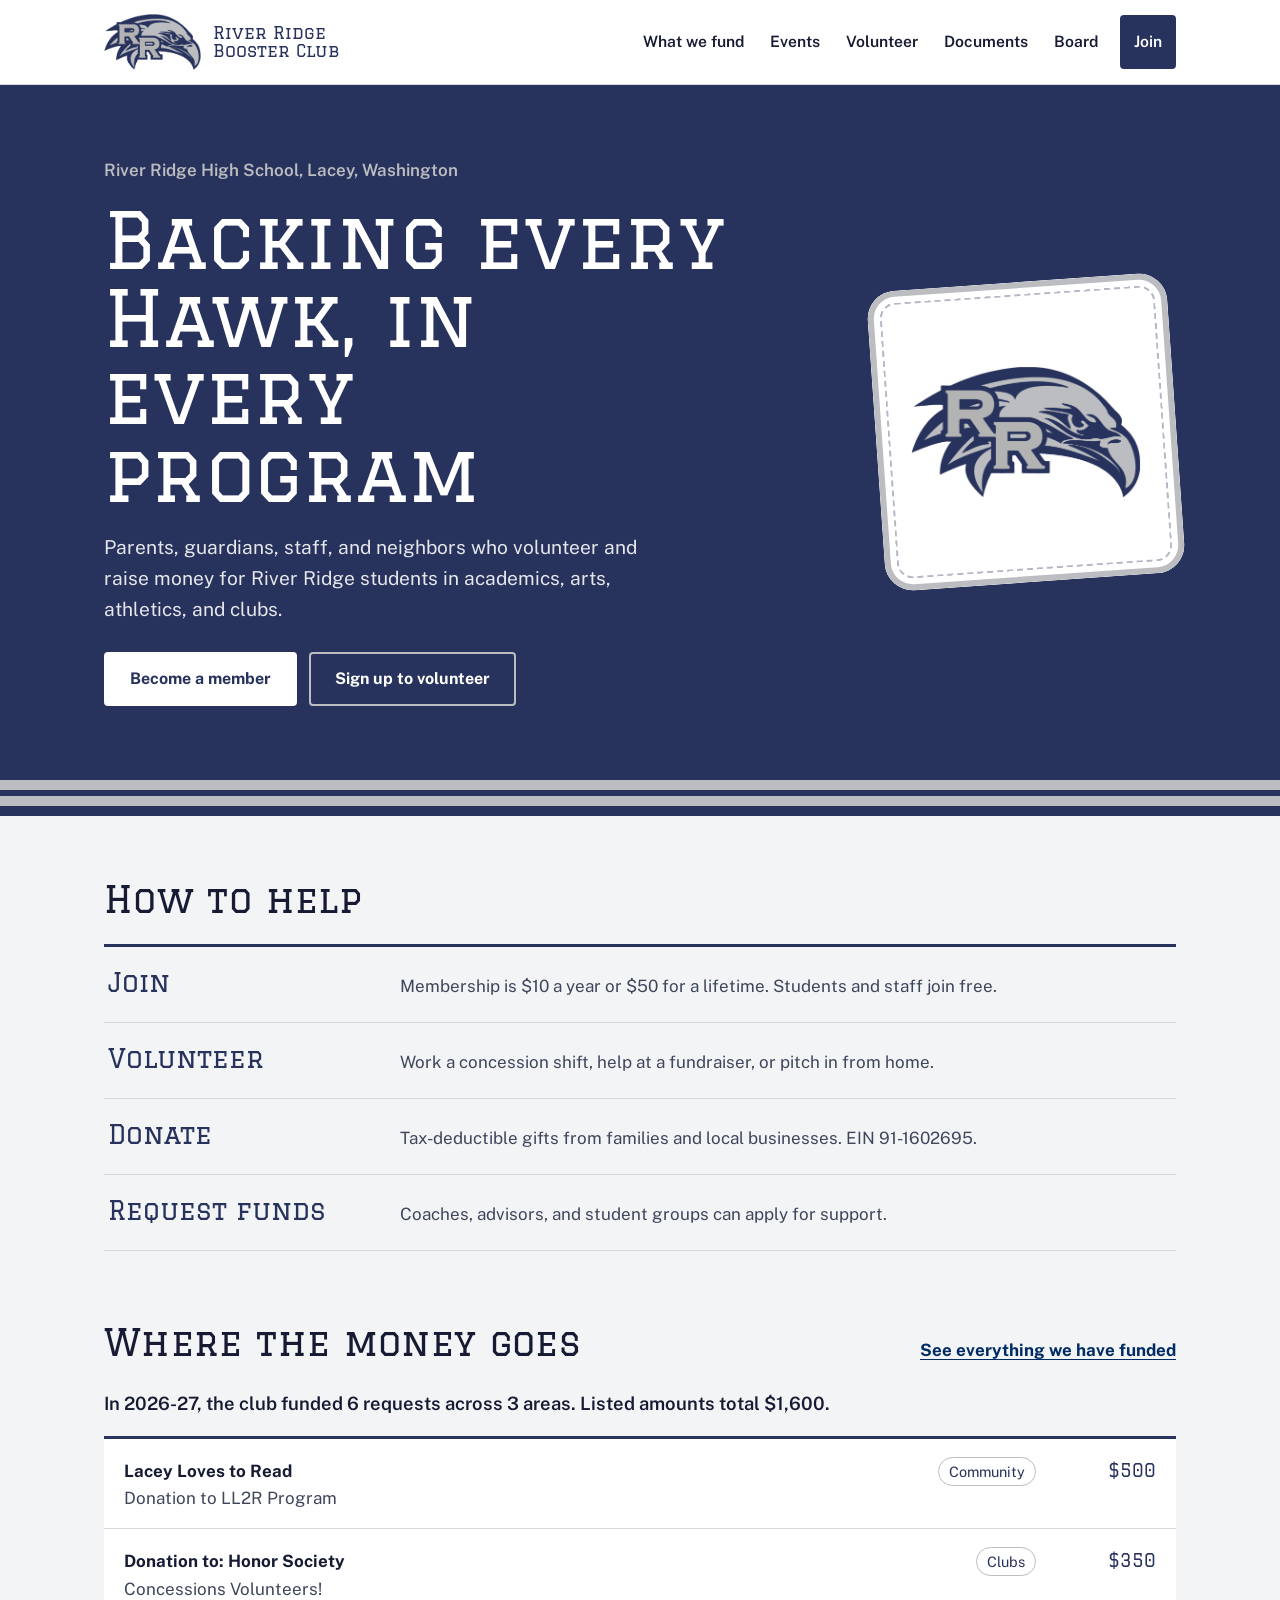
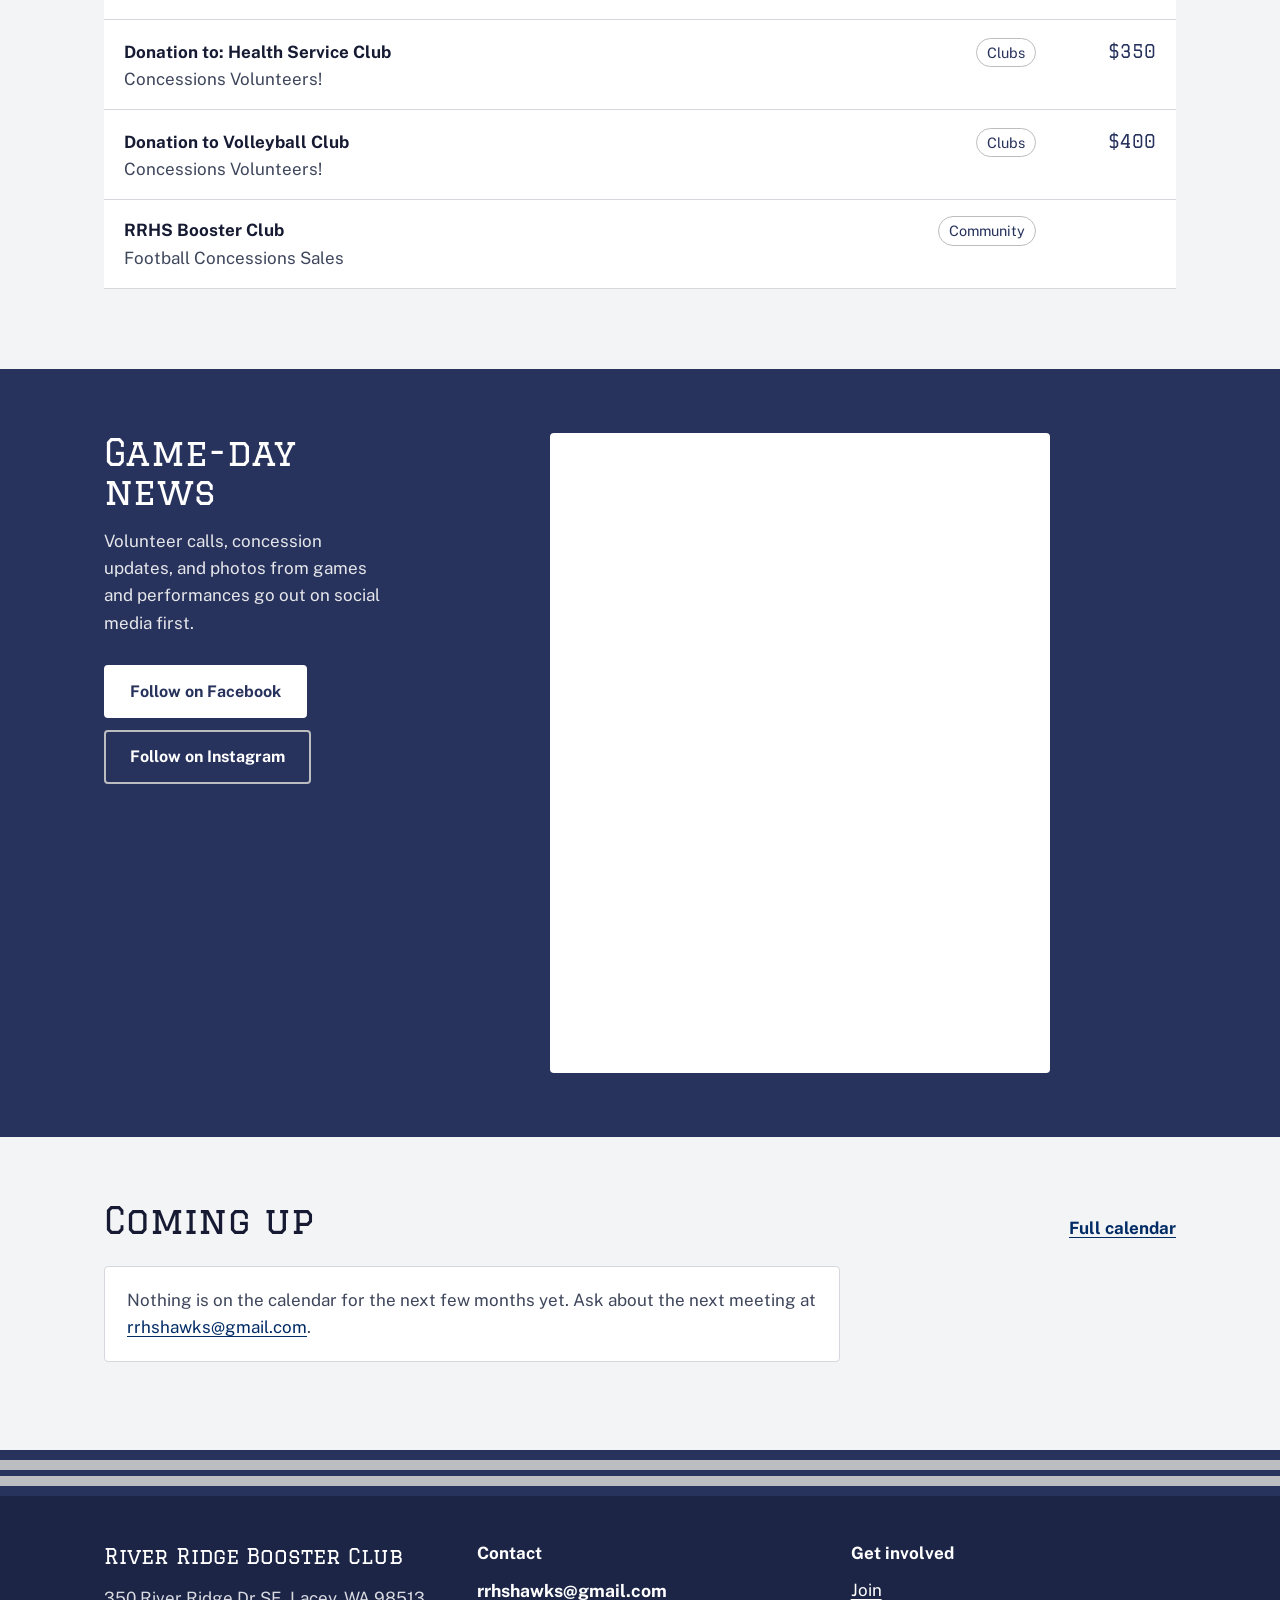
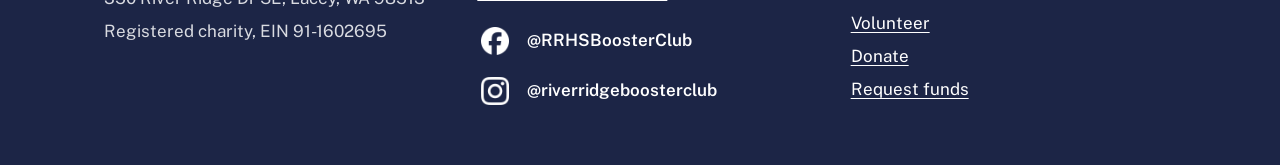
<file: site/index.html>
<!DOCTYPE html>
<html lang="en">
<head>
<meta charset="utf-8">
<meta name="viewport" content="width=device-width, initial-scale=1">
<title>River Ridge Booster Club</title>
<meta name="description" content="The River Ridge Booster Club is a volunteer group of parents, guardians, staff, and neighbors supporting River Ridge High School students.">
<link rel="preconnect" href="https://fonts.googleapis.com">
<link href="https://fonts.googleapis.com/css2?family=Graduate&family=Public+Sans:ital,wght@0,400;0,600;0,700;1,400&display=swap" rel="stylesheet">
<link rel="icon" href="favicon.png" type="image/png">
<link rel="apple-touch-icon" href="apple-touch-icon.png">
<link rel="stylesheet" href="style.css">
<script>window.RRBC={"csv": "https://docs.google.com/spreadsheets/d/18AP6CCaACSruU0EVOuyQNUB-oXwUUzFP0o1YzarSjQk/gviz/tq?tqx=out:csv&headers=1", "email": "rrhshawks@gmail.com", "csvText": "Date,School year,Program,Area,What it paid for,Amount,Show on website\n,2026-27,Lacey Loves to Read,Community,Donation to LL2R Program,500,Yes\n,2026-27,Donation to: Honor Society,Clubs,Concessions Volunteers!,350,Yes\n,2026-27,Donation to: Health Service Club,Clubs,Concessions Volunteers!,350,Yes\n,2026-27,Donation to Volleyball Club,Clubs,Concessions Volunteers!,400,Yes\n,2025-26,Scholarships Award,Scholarships,5 scholarship\n,2025-26,Power Lifting Club,Clubs,Uniforms & Equipment bags,,Yes\n,2024-25,Girls Bowling Team,Clubs,Summer Lane Rentals,,Yes\n,2024-25,FCCLA Nationals Support,Clubs,Teambuilding and Educational activites,,Yes\n,2024-25,Unifed Club,Clubs,Support for growing program,,Yes\n,2024-25,Lacey Loves to Read,Community,Donation to LL2R,200,Yes\n,2025-26,Lacey Loves to Read,Community,Donation to LL2R,200,Yes\n,2024-25,N Thurston Education Foundation,Community,Sponsor 6 seniors for graduation,,Yes\n,2025-26,Volleyball Club,Clubs,Leadership Ropes Course,,Yes\n,2026-27,RRHS Booster Club,Community,Football Concessions Sales,,Yes\n,2026-27 ,Volleyball Team,Sports,Popcorn and treat giveaway,,Yes\n,2025-26,AVID Club,Clubs,Support for Program,1000,Yes\n,2025-26,Teacher Appreciate,School,Teacher appreciation snack event,750,Yes\n,2025-26,Golf Tournement,Community,Golf Tournement,200,Yes"};</script><script src="funded.js" defer></script>
</head>
<body>
<a class="skip" href="#main">Skip to content</a>
<header class="masthead">
<div class="wrap masthead-row">
<a class="brand" href="index.html"><img class="mark-img" src="logo-rr-hawk.png" alt="River Ridge Hawks logo" width="86" height="62"><span class="brand-name">River Ridge<br>Booster Club</span></a>
<nav class="nav" aria-label="Main"><a href="funded.html">What we fund</a><a href="events.html">Events</a><a href="volunteer.html">Volunteer</a><a href="documents.html">Documents</a><a href="board.html">Board</a><a class="btn btn-small" href="join.html">Join</a></nav>
</div>
</header>
<main id="main">

<section class="hero hero-home">
<div class="wrap hero-grid">
<div class="hero-copy">
<p class="hero-place">River Ridge High School, Lacey, Washington</p>
<h1>Backing every Hawk, in every program</h1>
<p class="lead">Parents, guardians, staff, and neighbors who volunteer and raise money for River Ridge students in academics, arts, athletics, and clubs.</p>
<div class="actions"><a class="btn btn-light" href="join.html">Become a member</a><a class="btn btn-ghost" href="volunteer.html">Sign up to volunteer</a></div>
</div>
<div class="patch patch-logo" aria-hidden="true"><img src="logo-rr-hawk.png" alt="" width="240" height="174"></div>
</div>
<div class="stripes" aria-hidden="true"></div>
</section>

<section class="wrap section" aria-labelledby="help-h">
<h2 id="help-h">How to help</h2>
<ul class="roster">
<li><a href="join.html"><span class="roster-name">Join</span><span class="roster-text">Membership is $10 a year or $50 for a lifetime. Students and staff join free.</span></a></li>
<li><a href="volunteer.html"><span class="roster-name">Volunteer</span><span class="roster-text">Work a concession shift, help at a fundraiser, or pitch in from home.</span></a></li>
<li><a href="donate.html"><span class="roster-name">Donate</span><span class="roster-text">Tax-deductible gifts from families and local businesses. EIN 91-1602695.</span></a></li>
<li><a href="request.html"><span class="roster-name">Request funds</span><span class="roster-text">Coaches, advisors, and student groups can apply for support.</span></a></li>
</ul>
</section>

<section class="wrap section" aria-labelledby="funded-h">
<div class="section-head"><h2 id="funded-h">Where the money goes</h2><a class="text-link" href="funded.html">See everything we have funded</a></div>

<div class="ledger" data-funded data-limit="5">
<p class="ledger-summary" data-summary></p>
<div data-filters></div>
<ol class="ledger-list" data-list></ol>
<p class="empty" data-empty hidden>The funding history is being updated. Ask the treasurer at <a href="mailto:rrhshawks@gmail.com">rrhshawks@gmail.com</a>.</p>
</div>
</section>


<section class="band-navy" aria-labelledby="social-h">
<div class="wrap social">
<div class="social-copy">
<h2 id="social-h">Game-day news</h2>
<p>Volunteer calls, concession updates, and photos from games and performances go out on social media first.</p>
<div class="actions"><a class="btn btn-light" href="https://www.facebook.com/RRHSBoosterClub/">Follow on Facebook</a><a class="btn btn-ghost" href="https://www.instagram.com/riverridgeboosterclub/">Follow on Instagram</a></div>
</div>
<div class="social-feed"><iframe class="fb-feed" title="Latest posts from the booster club Facebook page" src="https://www.facebook.com/plugins/page.php?href=https://www.facebook.com/RRHSBoosterClub/&amp;tabs=timeline&amp;width=500&amp;height=640&amp;small_header=true&amp;adapt_container_width=true&amp;hide_cover=true&amp;show_facepile=false" width="500" height="640" loading="lazy" allow="encrypted-media"></iframe></div>
</div>
</section>

<section class="wrap section" aria-labelledby="events-h">
<div class="section-head"><h2 id="events-h">Coming up</h2><a class="text-link" href="events.html">Full calendar</a></div>
<p class="empty">Nothing is on the calendar for the next few months yet. Ask about the next meeting at <a href="mailto:rrhshawks@gmail.com">rrhshawks@gmail.com</a>.</p>
</section>

</main>
<footer class="footer">
<div class="stripes" aria-hidden="true"></div>
<div class="wrap footer-grid">
<div>
<p class="footer-name">River Ridge Booster Club</p>
<p>350 River Ridge Dr SE, Lacey, WA 98513</p>
<p>Registered charity, EIN 91-1602695</p>
</div>
<div>
<p class="footer-head">Contact</p>
<p><a class="footer-mail" href="mailto:rrhshawks@gmail.com">rrhshawks@gmail.com</a></p>
<div class="footer-social"><a class="social-link" href="https://www.facebook.com/RRHSBoosterClub/" aria-label="Booster club on Facebook, @RRHSBoosterClub"><img src="icons/facebook-logo-white.png" alt="" width="28" height="28"><span>@RRHSBoosterClub</span></a><a class="social-link" href="https://www.instagram.com/riverridgeboosterclub/" aria-label="Booster club on Instagram, @riverridgeboosterclub"><img src="icons/instagram-glyph-white.png" alt="" width="28" height="28"><span>@riverridgeboosterclub</span></a></div>
</div>
<div>
<p class="footer-head">Get involved</p>
<p><a href="join.html">Join</a></p>
<p><a href="volunteer.html">Volunteer</a></p>
<p><a href="donate.html">Donate</a></p>
<p><a href="request.html">Request funds</a></p>
</div>
</div>
</footer>
</body>
</html>
</file>
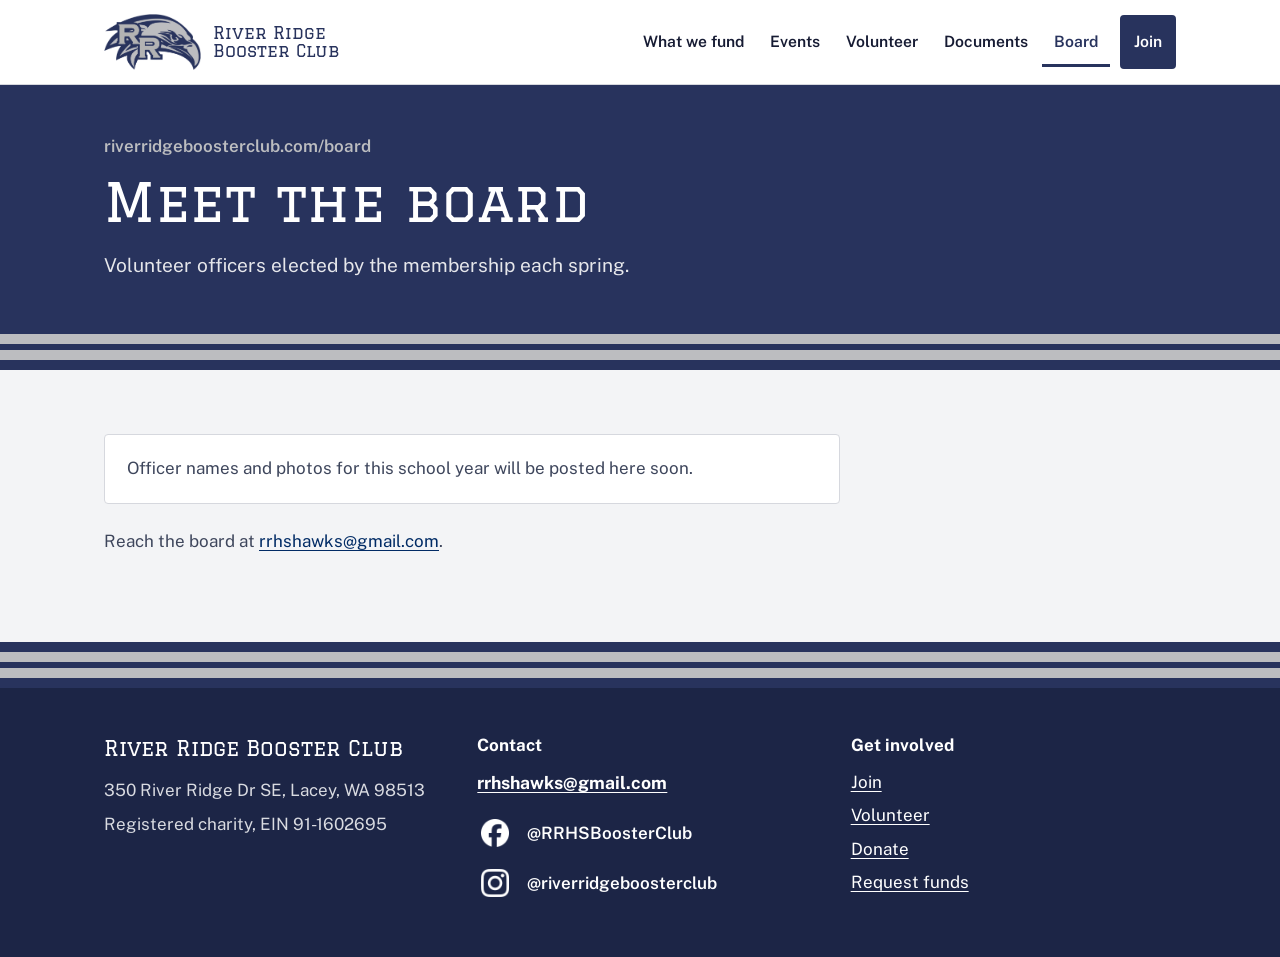
<file: site/board.html>
<!DOCTYPE html>
<html lang="en">
<head>
<meta charset="utf-8">
<meta name="viewport" content="width=device-width, initial-scale=1">
<title>Board | River Ridge Booster Club</title>
<meta name="description" content="The River Ridge Booster Club is a volunteer group of parents, guardians, staff, and neighbors supporting River Ridge High School students.">
<link rel="preconnect" href="https://fonts.googleapis.com">
<link href="https://fonts.googleapis.com/css2?family=Graduate&family=Public+Sans:ital,wght@0,400;0,600;0,700;1,400&display=swap" rel="stylesheet">
<link rel="icon" href="favicon.png" type="image/png">
<link rel="apple-touch-icon" href="apple-touch-icon.png">
<link rel="stylesheet" href="style.css">
<script>window.RRBC_BOARD={"csv": "https://docs.google.com/spreadsheets/d/1UI467WTmpGPaf2HtHM3AnVITunCBzZLkf9v4oD_UFyk/gviz/tq?tqx=out:csv&headers=1", "csvText": "Order,Name,Title,Bio,Headshot link,Show on website\n1,Example Name,President,\"Example row. Replace or delete. Two or three sentences: how long you have been on the board, your connection to River Ridge, and what you focus on.\",,No\n2,Example Name,Treasurer,Example row. Replace or delete. Paste a Google Drive link to the headshot in the Headshot link column. The photo must be shared as Anyone with the link can view.,,No"};</script><script src="board.js" defer></script>
</head>
<body>
<a class="skip" href="#main">Skip to content</a>
<header class="masthead">
<div class="wrap masthead-row">
<a class="brand" href="index.html"><img class="mark-img" src="logo-rr-hawk.png" alt="River Ridge Hawks logo" width="86" height="62"><span class="brand-name">River Ridge<br>Booster Club</span></a>
<nav class="nav" aria-label="Main"><a href="funded.html">What we fund</a><a href="events.html">Events</a><a href="volunteer.html">Volunteer</a><a href="documents.html">Documents</a><a href="board.html" aria-current="page">Board</a><a class="btn btn-small" href="join.html">Join</a></nav>
</div>
</header>
<main id="main">
<section class="hero hero-sub"><div class="wrap"><p class="hero-url">riverridgeboosterclub.com/board</p><h1>Meet the board</h1><p class="lead">Volunteer officers elected by the membership each spring.</p></div><div class="stripes" aria-hidden="true"></div></section><section class="wrap section"><div class="board" data-board><ul class="officers" data-list></ul><p class="empty" data-fallback hidden>Officer names and photos for this school year will be posted here soon.</p></div><p class="after">Reach the board at <a href="mailto:rrhshawks@gmail.com">rrhshawks@gmail.com</a>.</p></section>
</main>
<footer class="footer">
<div class="stripes" aria-hidden="true"></div>
<div class="wrap footer-grid">
<div>
<p class="footer-name">River Ridge Booster Club</p>
<p>350 River Ridge Dr SE, Lacey, WA 98513</p>
<p>Registered charity, EIN 91-1602695</p>
</div>
<div>
<p class="footer-head">Contact</p>
<p><a class="footer-mail" href="mailto:rrhshawks@gmail.com">rrhshawks@gmail.com</a></p>
<div class="footer-social"><a class="social-link" href="https://www.facebook.com/RRHSBoosterClub/" aria-label="Booster club on Facebook, @RRHSBoosterClub"><img src="icons/facebook-logo-white.png" alt="" width="28" height="28"><span>@RRHSBoosterClub</span></a><a class="social-link" href="https://www.instagram.com/riverridgeboosterclub/" aria-label="Booster club on Instagram, @riverridgeboosterclub"><img src="icons/instagram-glyph-white.png" alt="" width="28" height="28"><span>@riverridgeboosterclub</span></a></div>
</div>
<div>
<p class="footer-head">Get involved</p>
<p><a href="join.html">Join</a></p>
<p><a href="volunteer.html">Volunteer</a></p>
<p><a href="donate.html">Donate</a></p>
<p><a href="request.html">Request funds</a></p>
</div>
</div>
</footer>
</body>
</html>
</file>
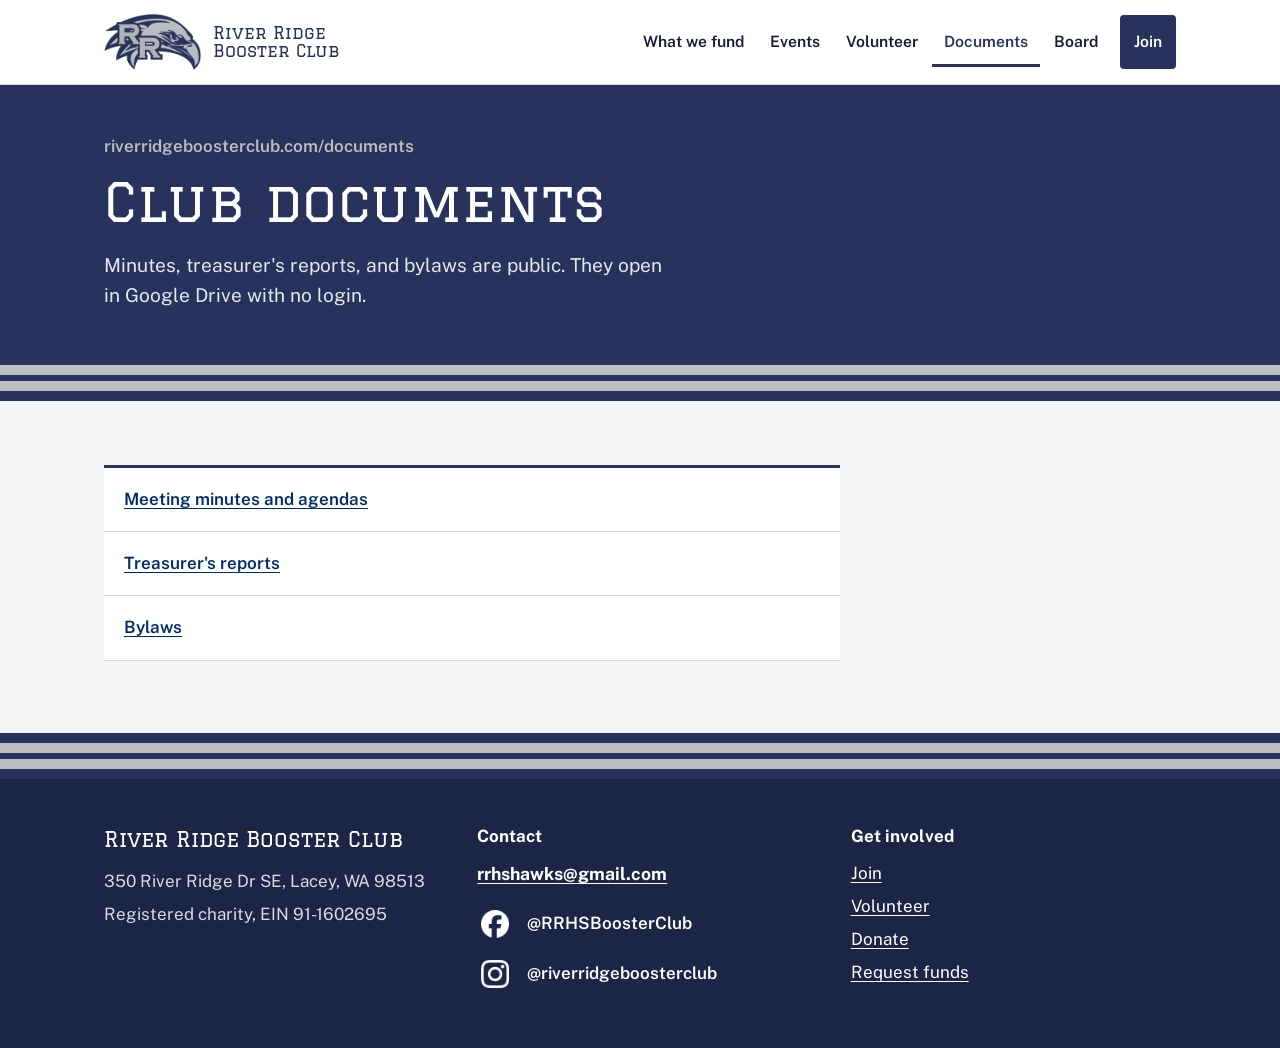
<file: site/documents.html>
<!DOCTYPE html>
<html lang="en">
<head>
<meta charset="utf-8">
<meta name="viewport" content="width=device-width, initial-scale=1">
<title>Documents | River Ridge Booster Club</title>
<meta name="description" content="The River Ridge Booster Club is a volunteer group of parents, guardians, staff, and neighbors supporting River Ridge High School students.">
<link rel="preconnect" href="https://fonts.googleapis.com">
<link href="https://fonts.googleapis.com/css2?family=Graduate&family=Public+Sans:ital,wght@0,400;0,600;0,700;1,400&display=swap" rel="stylesheet">
<link rel="icon" href="favicon.png" type="image/png">
<link rel="apple-touch-icon" href="apple-touch-icon.png">
<link rel="stylesheet" href="style.css">

</head>
<body>
<a class="skip" href="#main">Skip to content</a>
<header class="masthead">
<div class="wrap masthead-row">
<a class="brand" href="index.html"><img class="mark-img" src="logo-rr-hawk.png" alt="River Ridge Hawks logo" width="86" height="62"><span class="brand-name">River Ridge<br>Booster Club</span></a>
<nav class="nav" aria-label="Main"><a href="funded.html">What we fund</a><a href="events.html">Events</a><a href="volunteer.html">Volunteer</a><a href="documents.html" aria-current="page">Documents</a><a href="board.html">Board</a><a class="btn btn-small" href="join.html">Join</a></nav>
</div>
</header>
<main id="main">
<section class="hero hero-sub"><div class="wrap"><p class="hero-url">riverridgeboosterclub.com/documents</p><h1>Club documents</h1><p class="lead">Minutes, treasurer&#x27;s reports, and bylaws are public. They open in Google Drive with no login.</p></div><div class="stripes" aria-hidden="true"></div></section><section class="wrap section"><ul class="doclist"><li><a href="https://drive.google.com/drive/folders/1_OJoKfjzlLeEhK6iobtb5KzAOGRZWuxU">Meeting minutes and agendas</a></li><li><a href="https://drive.google.com/drive/folders/1C_IFfXYFO6SZ1-no9LO-pAtMDAYrKdbO">Treasurer&#x27;s reports</a></li><li><a href="https://drive.google.com/drive/folders/1Qt7YjUt0Bdre6tsQJ0GJWT7k1SDJoCKj">Bylaws</a></li></ul></section>
</main>
<footer class="footer">
<div class="stripes" aria-hidden="true"></div>
<div class="wrap footer-grid">
<div>
<p class="footer-name">River Ridge Booster Club</p>
<p>350 River Ridge Dr SE, Lacey, WA 98513</p>
<p>Registered charity, EIN 91-1602695</p>
</div>
<div>
<p class="footer-head">Contact</p>
<p><a class="footer-mail" href="mailto:rrhshawks@gmail.com">rrhshawks@gmail.com</a></p>
<div class="footer-social"><a class="social-link" href="https://www.facebook.com/RRHSBoosterClub/" aria-label="Booster club on Facebook, @RRHSBoosterClub"><img src="icons/facebook-logo-white.png" alt="" width="28" height="28"><span>@RRHSBoosterClub</span></a><a class="social-link" href="https://www.instagram.com/riverridgeboosterclub/" aria-label="Booster club on Instagram, @riverridgeboosterclub"><img src="icons/instagram-glyph-white.png" alt="" width="28" height="28"><span>@riverridgeboosterclub</span></a></div>
</div>
<div>
<p class="footer-head">Get involved</p>
<p><a href="join.html">Join</a></p>
<p><a href="volunteer.html">Volunteer</a></p>
<p><a href="donate.html">Donate</a></p>
<p><a href="request.html">Request funds</a></p>
</div>
</div>
</footer>
</body>
</html>
</file>
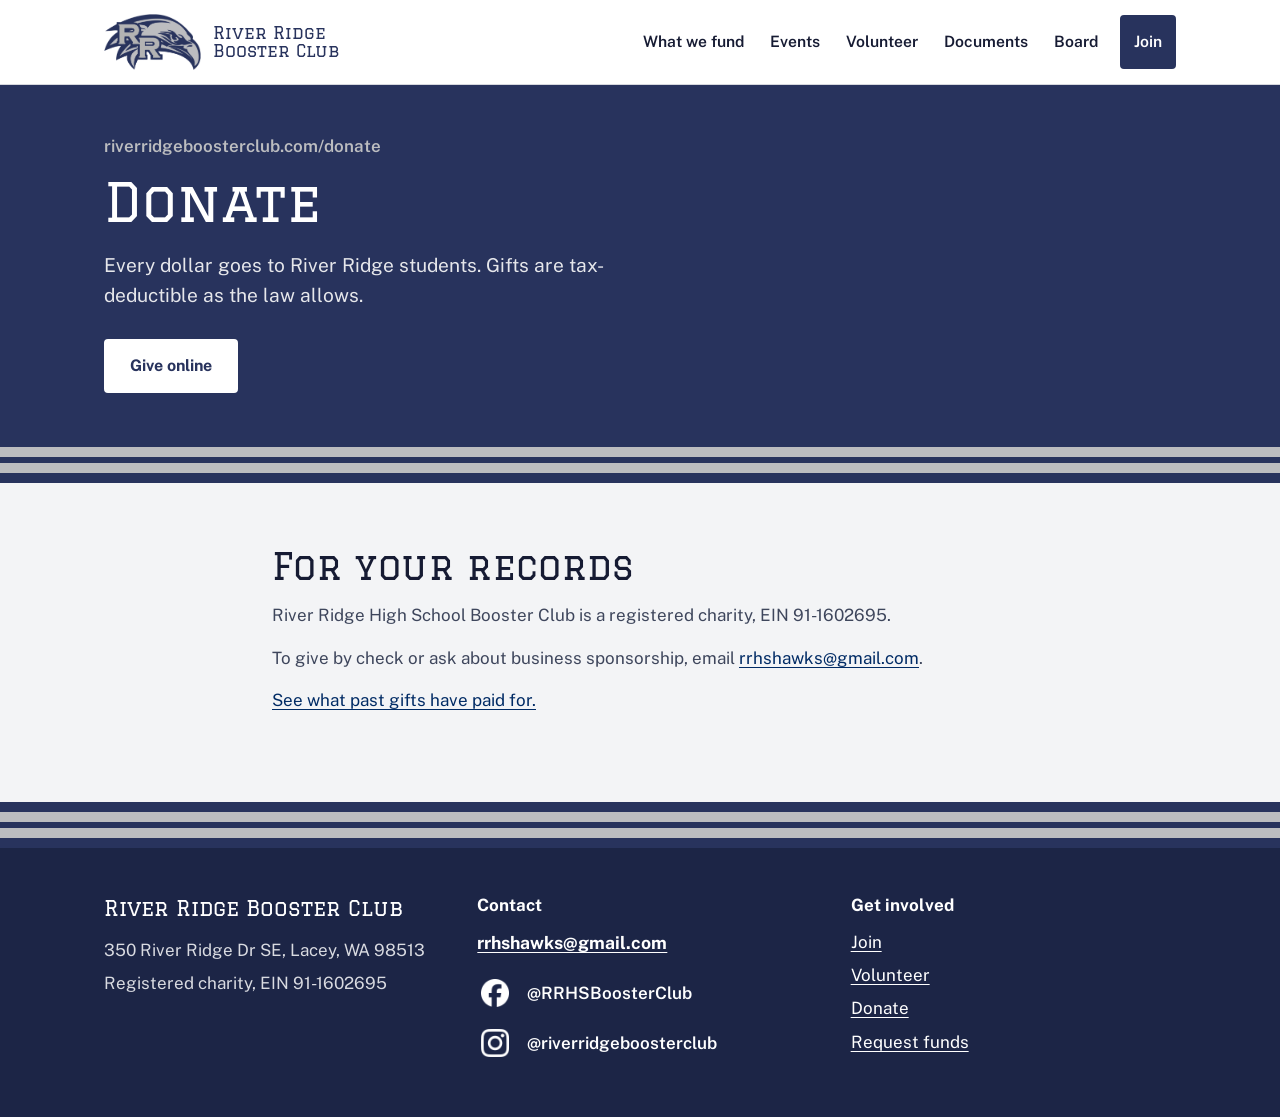
<file: site/donate.html>
<!DOCTYPE html>
<html lang="en">
<head>
<meta charset="utf-8">
<meta name="viewport" content="width=device-width, initial-scale=1">
<title>Donate | River Ridge Booster Club</title>
<meta name="description" content="The River Ridge Booster Club is a volunteer group of parents, guardians, staff, and neighbors supporting River Ridge High School students.">
<link rel="preconnect" href="https://fonts.googleapis.com">
<link href="https://fonts.googleapis.com/css2?family=Graduate&family=Public+Sans:ital,wght@0,400;0,600;0,700;1,400&display=swap" rel="stylesheet">
<link rel="icon" href="favicon.png" type="image/png">
<link rel="apple-touch-icon" href="apple-touch-icon.png">
<link rel="stylesheet" href="style.css">

</head>
<body>
<a class="skip" href="#main">Skip to content</a>
<header class="masthead">
<div class="wrap masthead-row">
<a class="brand" href="index.html"><img class="mark-img" src="logo-rr-hawk.png" alt="River Ridge Hawks logo" width="86" height="62"><span class="brand-name">River Ridge<br>Booster Club</span></a>
<nav class="nav" aria-label="Main"><a href="funded.html">What we fund</a><a href="events.html">Events</a><a href="volunteer.html">Volunteer</a><a href="documents.html">Documents</a><a href="board.html">Board</a><a class="btn btn-small" href="join.html">Join</a></nav>
</div>
</header>
<main id="main">
<section class="hero hero-sub"><div class="wrap"><p class="hero-url">riverridgeboosterclub.com/donate</p><h1>Donate</h1><p class="lead">Every dollar goes to River Ridge students. Gifts are tax-deductible as the law allows.</p><div class="actions"><a class="btn btn-light" href="https://square.link/u/20x2Hl8p">Give online</a></div></div><div class="stripes" aria-hidden="true"></div></section>
<section class="wrap section prose">
<h2>For your records</h2>
<p>River Ridge High School Booster Club is a registered charity, EIN 91-1602695.</p>
<p>To give by check or ask about business sponsorship, email <a href="mailto:rrhshawks@gmail.com">rrhshawks@gmail.com</a>.</p>
<p><a href="funded.html">See what past gifts have paid for.</a></p>
</section>
</main>
<footer class="footer">
<div class="stripes" aria-hidden="true"></div>
<div class="wrap footer-grid">
<div>
<p class="footer-name">River Ridge Booster Club</p>
<p>350 River Ridge Dr SE, Lacey, WA 98513</p>
<p>Registered charity, EIN 91-1602695</p>
</div>
<div>
<p class="footer-head">Contact</p>
<p><a class="footer-mail" href="mailto:rrhshawks@gmail.com">rrhshawks@gmail.com</a></p>
<div class="footer-social"><a class="social-link" href="https://www.facebook.com/RRHSBoosterClub/" aria-label="Booster club on Facebook, @RRHSBoosterClub"><img src="icons/facebook-logo-white.png" alt="" width="28" height="28"><span>@RRHSBoosterClub</span></a><a class="social-link" href="https://www.instagram.com/riverridgeboosterclub/" aria-label="Booster club on Instagram, @riverridgeboosterclub"><img src="icons/instagram-glyph-white.png" alt="" width="28" height="28"><span>@riverridgeboosterclub</span></a></div>
</div>
<div>
<p class="footer-head">Get involved</p>
<p><a href="join.html">Join</a></p>
<p><a href="volunteer.html">Volunteer</a></p>
<p><a href="donate.html">Donate</a></p>
<p><a href="request.html">Request funds</a></p>
</div>
</div>
</footer>
</body>
</html>
</file>
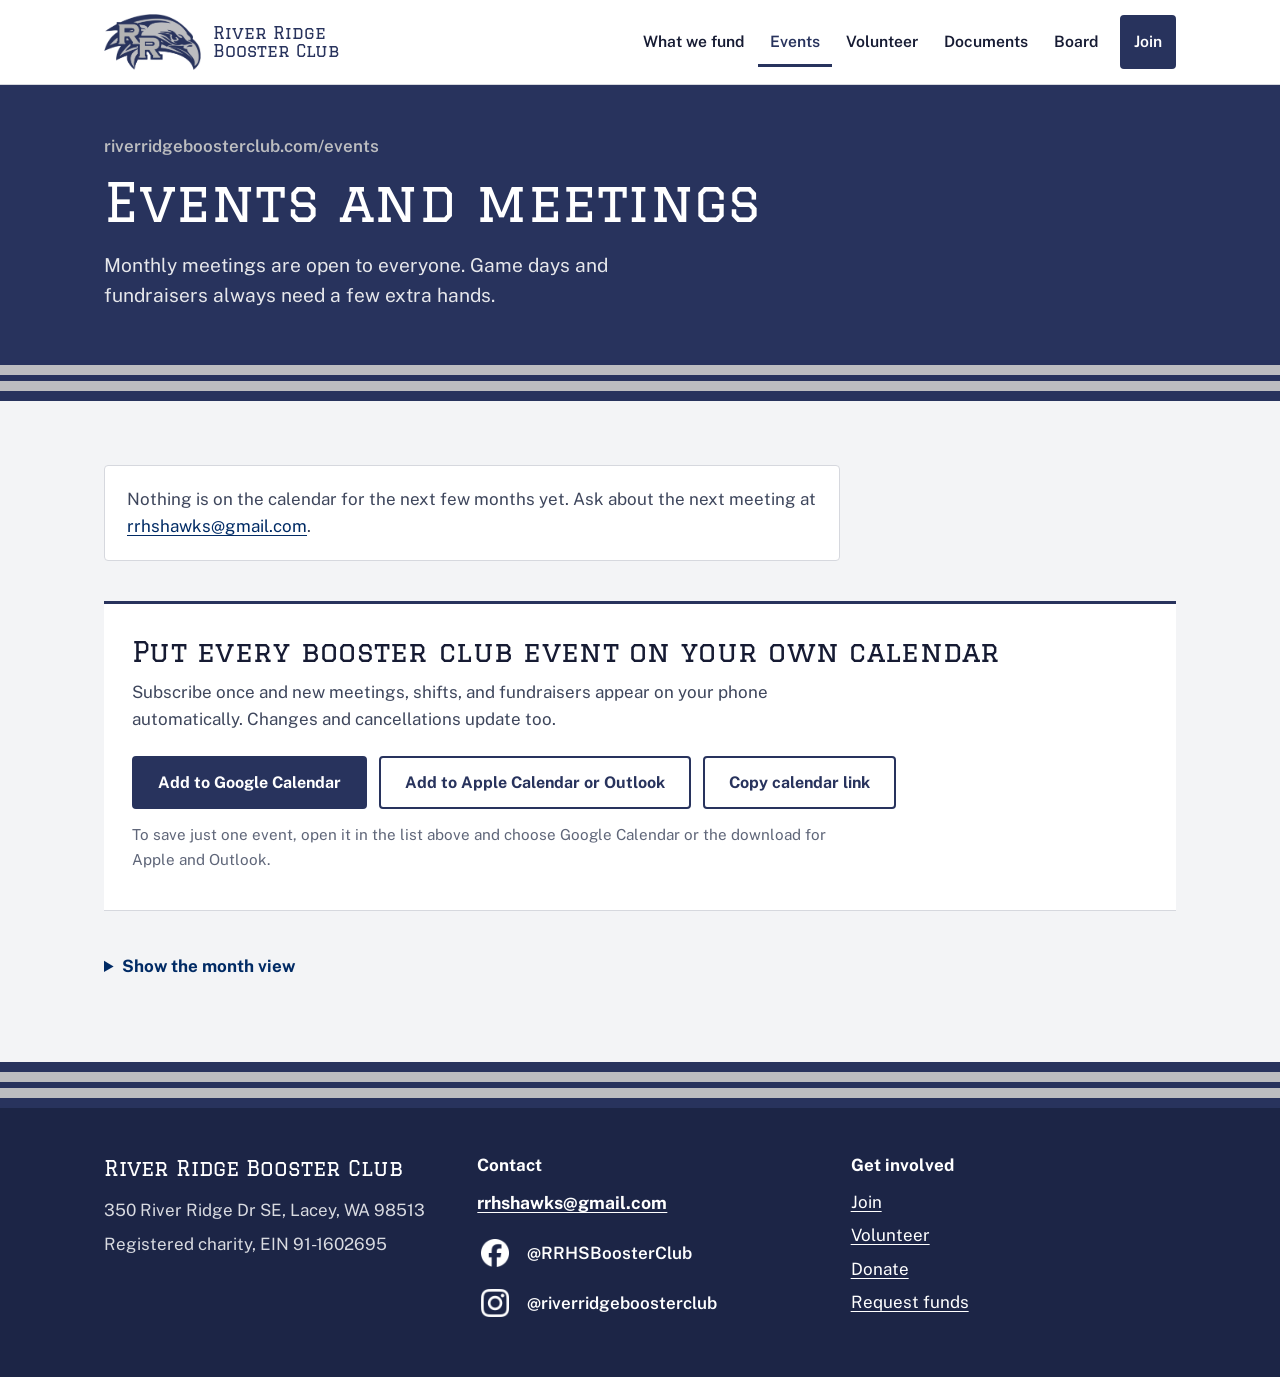
<file: site/events.html>
<!DOCTYPE html>
<html lang="en">
<head>
<meta charset="utf-8">
<meta name="viewport" content="width=device-width, initial-scale=1">
<title>Events | River Ridge Booster Club</title>
<meta name="description" content="The River Ridge Booster Club is a volunteer group of parents, guardians, staff, and neighbors supporting River Ridge High School students.">
<link rel="preconnect" href="https://fonts.googleapis.com">
<link href="https://fonts.googleapis.com/css2?family=Graduate&family=Public+Sans:ital,wght@0,400;0,600;0,700;1,400&display=swap" rel="stylesheet">
<link rel="icon" href="favicon.png" type="image/png">
<link rel="apple-touch-icon" href="apple-touch-icon.png">
<link rel="stylesheet" href="style.css">
<script>document.addEventListener('click',function(e){var b=e.target.closest('[data-copy]');if(!b)return;var s=document.querySelector('[data-copy-status]');function say(t){if(s)s.textContent=t;}try{navigator.clipboard.writeText(b.getAttribute('data-copy')).then(function(){say('Calendar link copied. Paste it into any calendar app that can subscribe by URL.');},function(){say('Copy did not work here. The link is: '+b.getAttribute('data-copy'));});}catch(x){say('Copy did not work here. The link is: '+b.getAttribute('data-copy'));}});</script>
</head>
<body>
<a class="skip" href="#main">Skip to content</a>
<header class="masthead">
<div class="wrap masthead-row">
<a class="brand" href="index.html"><img class="mark-img" src="logo-rr-hawk.png" alt="River Ridge Hawks logo" width="86" height="62"><span class="brand-name">River Ridge<br>Booster Club</span></a>
<nav class="nav" aria-label="Main"><a href="funded.html">What we fund</a><a href="events.html" aria-current="page">Events</a><a href="volunteer.html">Volunteer</a><a href="documents.html">Documents</a><a href="board.html">Board</a><a class="btn btn-small" href="join.html">Join</a></nav>
</div>
</header>
<main id="main">
<section class="hero hero-sub"><div class="wrap"><p class="hero-url">riverridgeboosterclub.com/events</p><h1>Events and meetings</h1><p class="lead">Monthly meetings are open to everyone. Game days and fundraisers always need a few extra hands.</p></div><div class="stripes" aria-hidden="true"></div></section><section class="wrap section"><p class="empty">Nothing is on the calendar for the next few months yet. Ask about the next meeting at <a href="mailto:rrhshawks@gmail.com">rrhshawks@gmail.com</a>.</p>
<div class="subscribe">
<h2>Put every booster club event on your own calendar</h2>
<p>Subscribe once and new meetings, shifts, and fundraisers appear on your phone automatically. Changes and cancellations update too.</p>
<div class="sub-actions">
<a class="btn" href="https://calendar.google.com/calendar/u/0?cid=cnJoc2hhd2tzQGdtYWlsLmNvbQ">Add to Google Calendar</a>
<a class="btn btn-outline" href="webcal://calendar.google.com/calendar/ical/rrhshawks%40gmail.com/public/basic.ics">Add to Apple Calendar or Outlook</a>
<button type="button" class="btn btn-outline" data-copy="https://calendar.google.com/calendar/ical/rrhshawks%40gmail.com/public/basic.ics">Copy calendar link</button>
</div>
<p class="sub-help" data-copy-status aria-live="polite"></p>
<p class="sub-help">To save just one event, open it in the list above and choose Google Calendar or the download for Apple and Outlook.</p>
</div><details class="month-view"><summary>Show the month view</summary><iframe class="cal-frame cal-month" title="Booster club calendar, month view" src="https://calendar.google.com/calendar/embed?src=rrhshawks%40gmail.com&amp;ctz=America%2FLos_Angeles&amp;showTitle=0&amp;showPrint=0&amp;showCalendars=0&amp;showTz=0&amp;mode=MONTH" loading="lazy"></iframe></details></section>
</main>
<footer class="footer">
<div class="stripes" aria-hidden="true"></div>
<div class="wrap footer-grid">
<div>
<p class="footer-name">River Ridge Booster Club</p>
<p>350 River Ridge Dr SE, Lacey, WA 98513</p>
<p>Registered charity, EIN 91-1602695</p>
</div>
<div>
<p class="footer-head">Contact</p>
<p><a class="footer-mail" href="mailto:rrhshawks@gmail.com">rrhshawks@gmail.com</a></p>
<div class="footer-social"><a class="social-link" href="https://www.facebook.com/RRHSBoosterClub/" aria-label="Booster club on Facebook, @RRHSBoosterClub"><img src="icons/facebook-logo-white.png" alt="" width="28" height="28"><span>@RRHSBoosterClub</span></a><a class="social-link" href="https://www.instagram.com/riverridgeboosterclub/" aria-label="Booster club on Instagram, @riverridgeboosterclub"><img src="icons/instagram-glyph-white.png" alt="" width="28" height="28"><span>@riverridgeboosterclub</span></a></div>
</div>
<div>
<p class="footer-head">Get involved</p>
<p><a href="join.html">Join</a></p>
<p><a href="volunteer.html">Volunteer</a></p>
<p><a href="donate.html">Donate</a></p>
<p><a href="request.html">Request funds</a></p>
</div>
</div>
</footer>
</body>
</html>
</file>
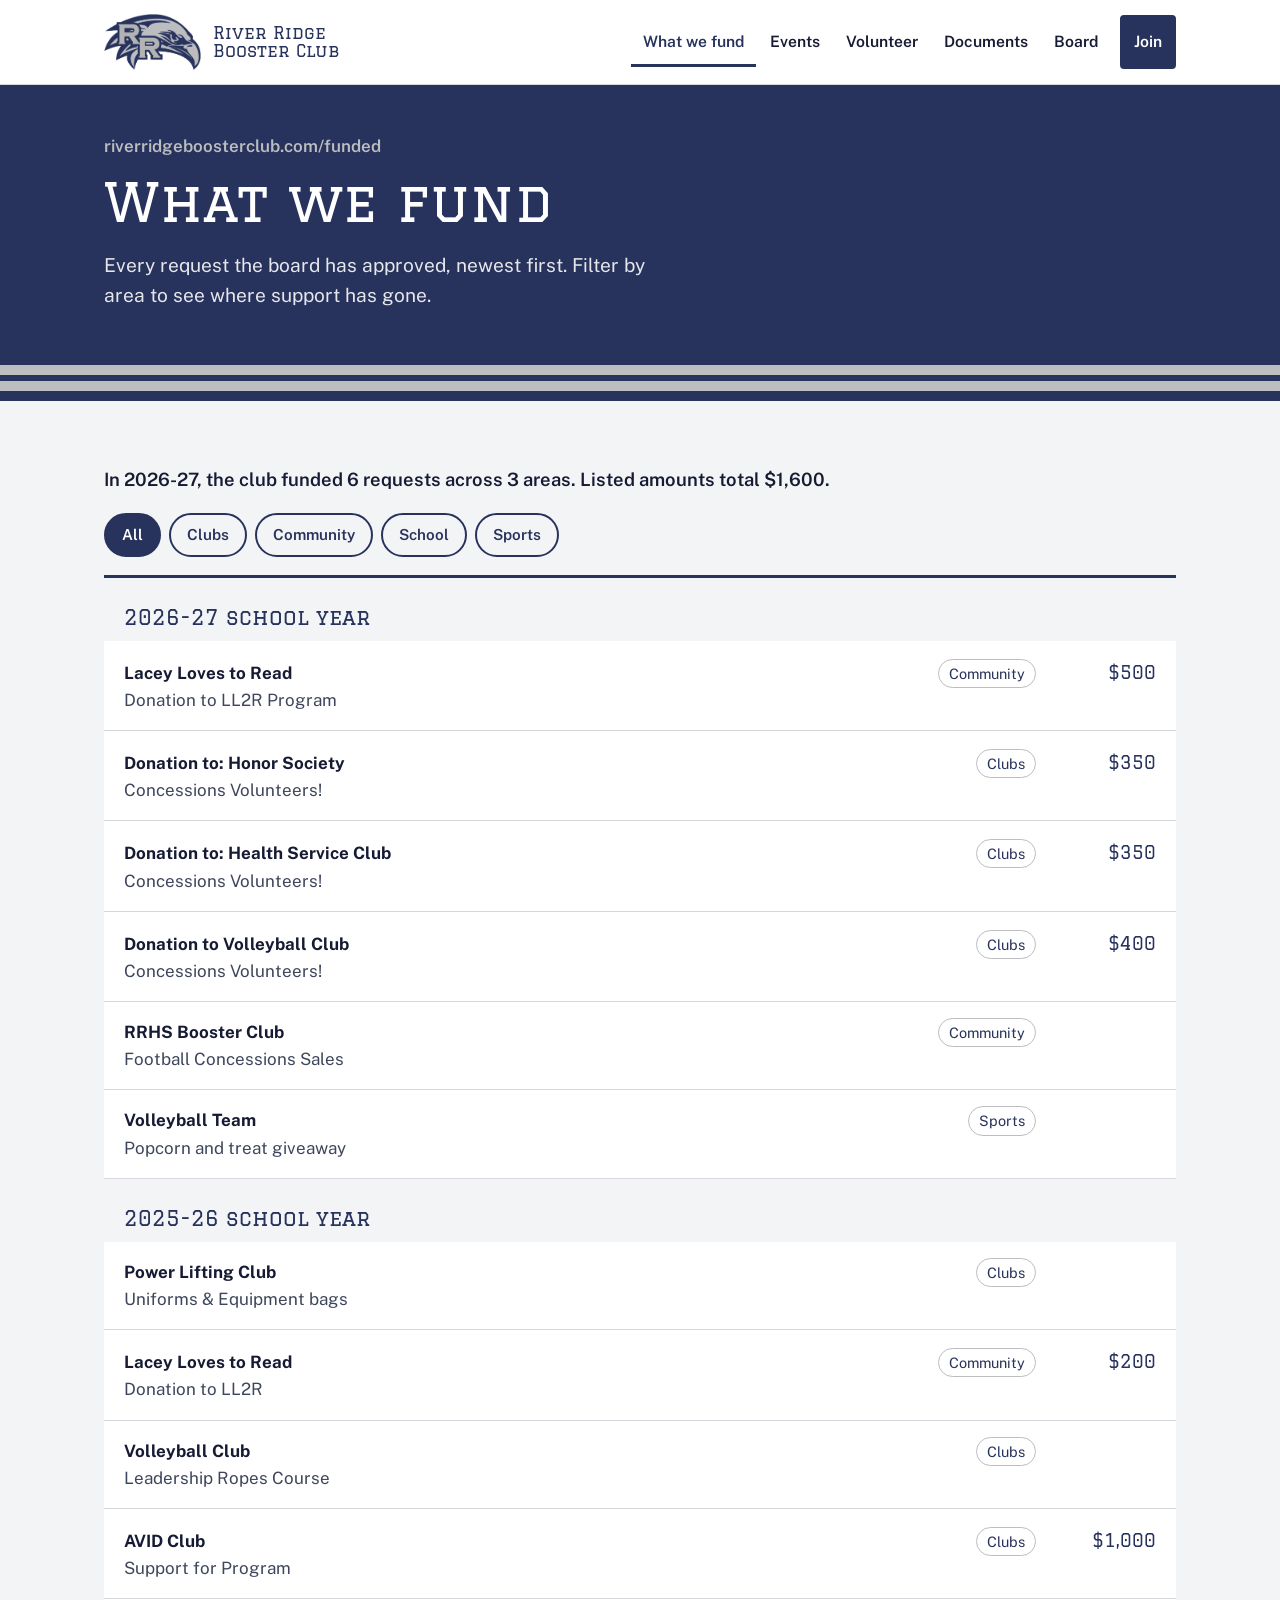
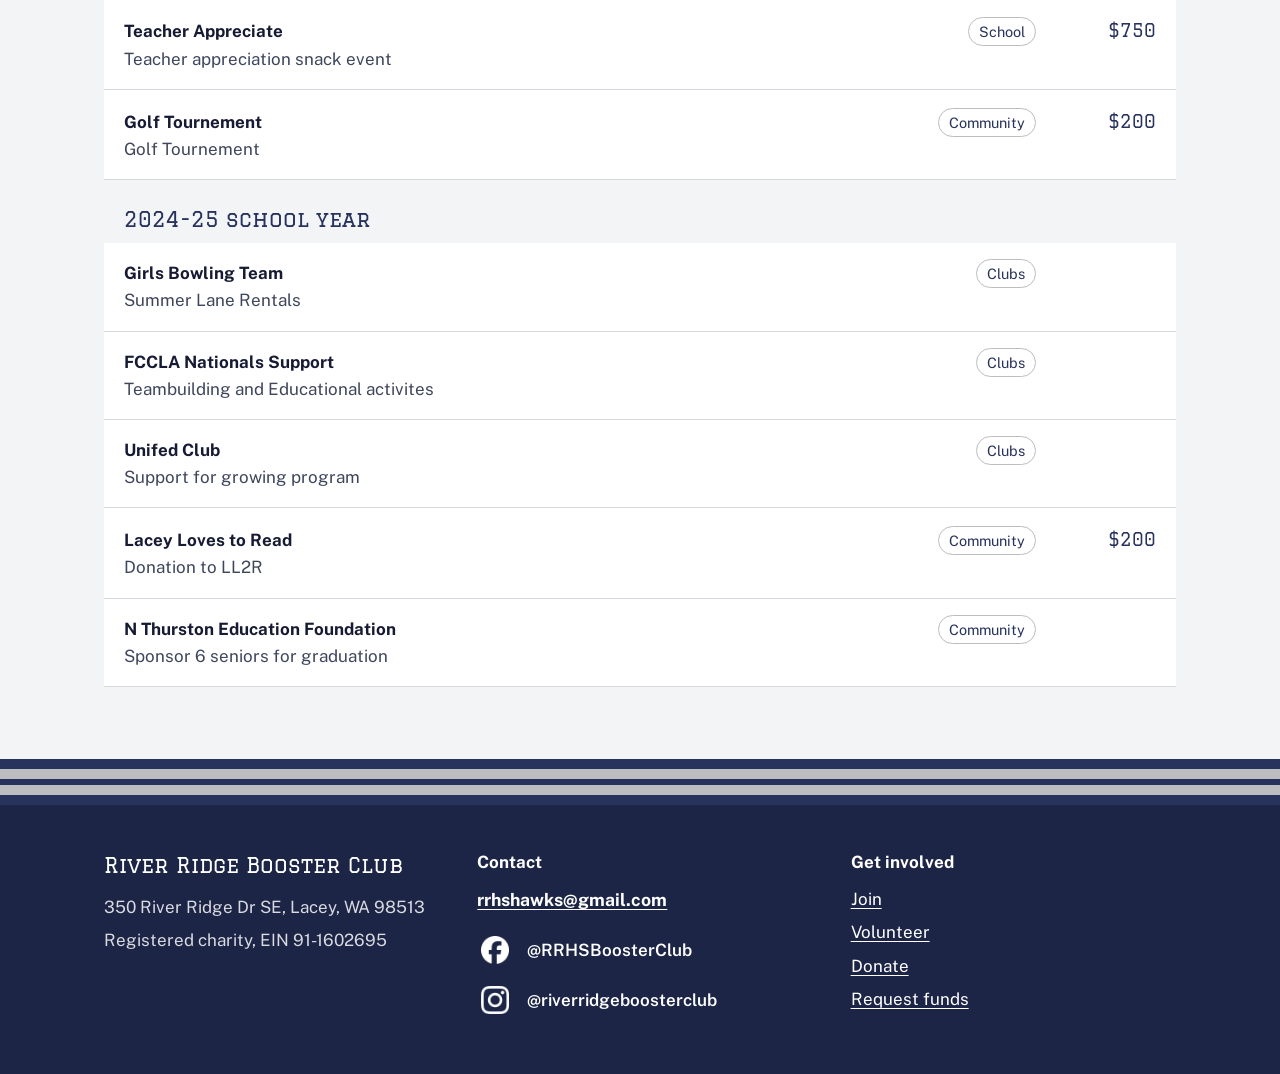
<file: site/funded.html>
<!DOCTYPE html>
<html lang="en">
<head>
<meta charset="utf-8">
<meta name="viewport" content="width=device-width, initial-scale=1">
<title>What we fund | River Ridge Booster Club</title>
<meta name="description" content="The River Ridge Booster Club is a volunteer group of parents, guardians, staff, and neighbors supporting River Ridge High School students.">
<link rel="preconnect" href="https://fonts.googleapis.com">
<link href="https://fonts.googleapis.com/css2?family=Graduate&family=Public+Sans:ital,wght@0,400;0,600;0,700;1,400&display=swap" rel="stylesheet">
<link rel="icon" href="favicon.png" type="image/png">
<link rel="apple-touch-icon" href="apple-touch-icon.png">
<link rel="stylesheet" href="style.css">
<script>window.RRBC={"csv": "https://docs.google.com/spreadsheets/d/18AP6CCaACSruU0EVOuyQNUB-oXwUUzFP0o1YzarSjQk/gviz/tq?tqx=out:csv&headers=1", "email": "rrhshawks@gmail.com", "csvText": "Date,School year,Program,Area,What it paid for,Amount,Show on website\n,2026-27,Lacey Loves to Read,Community,Donation to LL2R Program,500,Yes\n,2026-27,Donation to: Honor Society,Clubs,Concessions Volunteers!,350,Yes\n,2026-27,Donation to: Health Service Club,Clubs,Concessions Volunteers!,350,Yes\n,2026-27,Donation to Volleyball Club,Clubs,Concessions Volunteers!,400,Yes\n,2025-26,Scholarships Award,Scholarships,5 scholarship\n,2025-26,Power Lifting Club,Clubs,Uniforms & Equipment bags,,Yes\n,2024-25,Girls Bowling Team,Clubs,Summer Lane Rentals,,Yes\n,2024-25,FCCLA Nationals Support,Clubs,Teambuilding and Educational activites,,Yes\n,2024-25,Unifed Club,Clubs,Support for growing program,,Yes\n,2024-25,Lacey Loves to Read,Community,Donation to LL2R,200,Yes\n,2025-26,Lacey Loves to Read,Community,Donation to LL2R,200,Yes\n,2024-25,N Thurston Education Foundation,Community,Sponsor 6 seniors for graduation,,Yes\n,2025-26,Volleyball Club,Clubs,Leadership Ropes Course,,Yes\n,2026-27,RRHS Booster Club,Community,Football Concessions Sales,,Yes\n,2026-27 ,Volleyball Team,Sports,Popcorn and treat giveaway,,Yes\n,2025-26,AVID Club,Clubs,Support for Program,1000,Yes\n,2025-26,Teacher Appreciate,School,Teacher appreciation snack event,750,Yes\n,2025-26,Golf Tournement,Community,Golf Tournement,200,Yes"};</script><script src="funded.js" defer></script>
</head>
<body>
<a class="skip" href="#main">Skip to content</a>
<header class="masthead">
<div class="wrap masthead-row">
<a class="brand" href="index.html"><img class="mark-img" src="logo-rr-hawk.png" alt="River Ridge Hawks logo" width="86" height="62"><span class="brand-name">River Ridge<br>Booster Club</span></a>
<nav class="nav" aria-label="Main"><a href="funded.html" aria-current="page">What we fund</a><a href="events.html">Events</a><a href="volunteer.html">Volunteer</a><a href="documents.html">Documents</a><a href="board.html">Board</a><a class="btn btn-small" href="join.html">Join</a></nav>
</div>
</header>
<main id="main">
<section class="hero hero-sub"><div class="wrap"><p class="hero-url">riverridgeboosterclub.com/funded</p><h1>What we fund</h1><p class="lead">Every request the board has approved, newest first. Filter by area to see where support has gone.</p></div><div class="stripes" aria-hidden="true"></div></section><section class="wrap section">
<div class="ledger" data-funded data-limit="0">
<p class="ledger-summary" data-summary></p>
<div data-filters></div>
<ol class="ledger-list" data-list></ol>
<p class="empty" data-empty hidden>The funding history is being updated. Ask the treasurer at <a href="mailto:rrhshawks@gmail.com">rrhshawks@gmail.com</a>.</p>
</div></section>
</main>
<footer class="footer">
<div class="stripes" aria-hidden="true"></div>
<div class="wrap footer-grid">
<div>
<p class="footer-name">River Ridge Booster Club</p>
<p>350 River Ridge Dr SE, Lacey, WA 98513</p>
<p>Registered charity, EIN 91-1602695</p>
</div>
<div>
<p class="footer-head">Contact</p>
<p><a class="footer-mail" href="mailto:rrhshawks@gmail.com">rrhshawks@gmail.com</a></p>
<div class="footer-social"><a class="social-link" href="https://www.facebook.com/RRHSBoosterClub/" aria-label="Booster club on Facebook, @RRHSBoosterClub"><img src="icons/facebook-logo-white.png" alt="" width="28" height="28"><span>@RRHSBoosterClub</span></a><a class="social-link" href="https://www.instagram.com/riverridgeboosterclub/" aria-label="Booster club on Instagram, @riverridgeboosterclub"><img src="icons/instagram-glyph-white.png" alt="" width="28" height="28"><span>@riverridgeboosterclub</span></a></div>
</div>
<div>
<p class="footer-head">Get involved</p>
<p><a href="join.html">Join</a></p>
<p><a href="volunteer.html">Volunteer</a></p>
<p><a href="donate.html">Donate</a></p>
<p><a href="request.html">Request funds</a></p>
</div>
</div>
</footer>
</body>
</html>
</file>
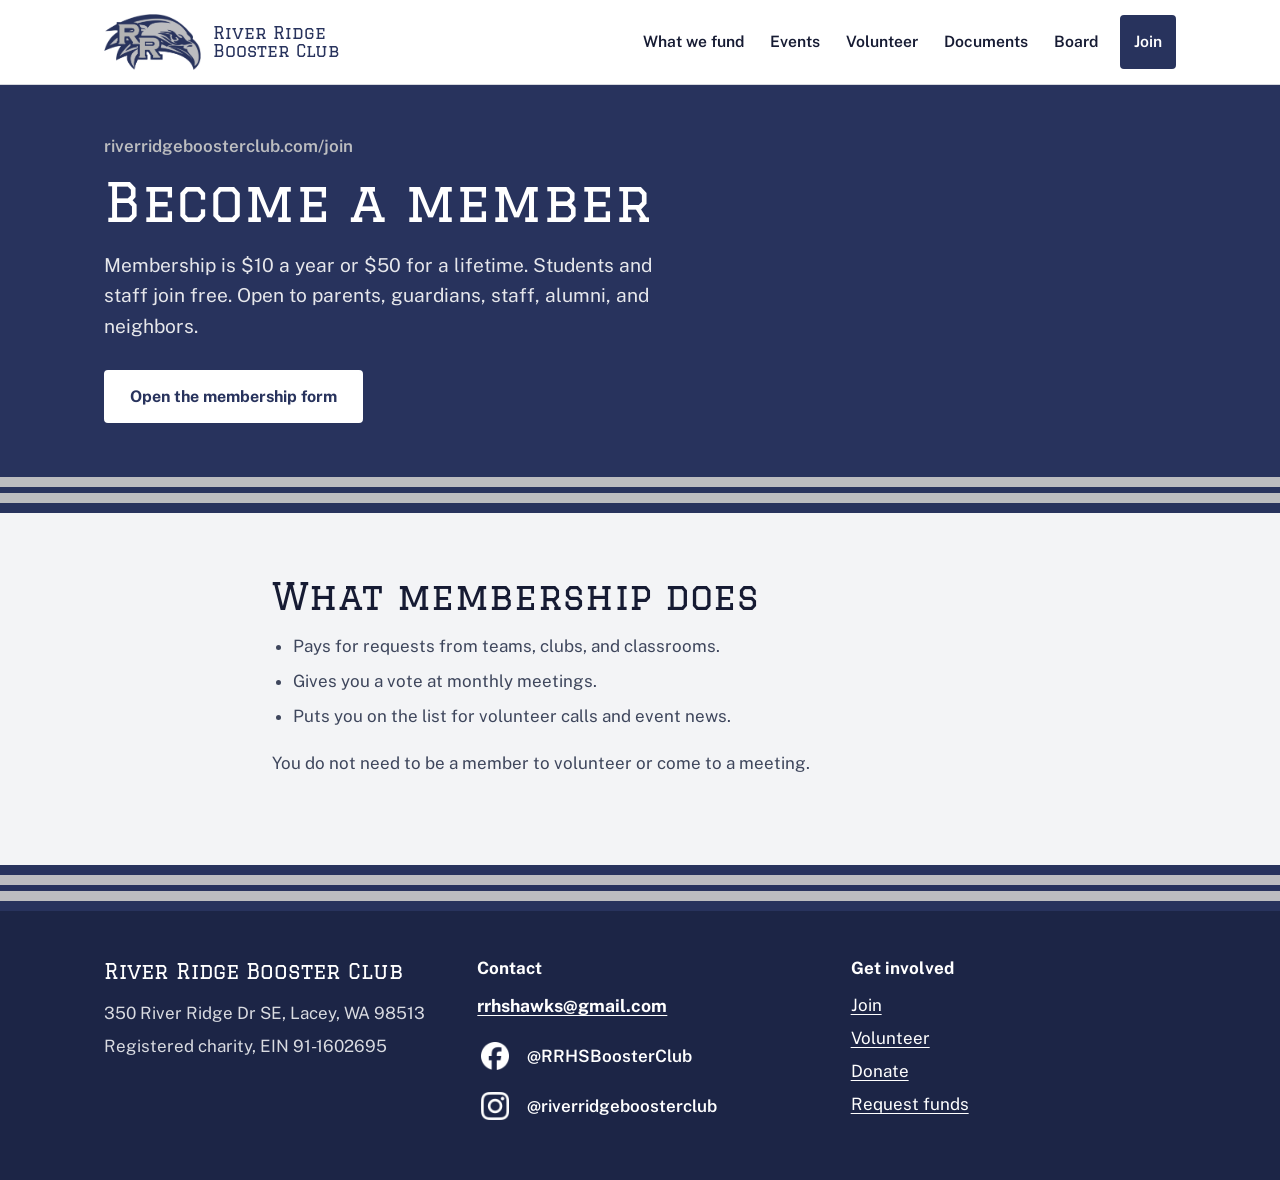
<file: site/join.html>
<!DOCTYPE html>
<html lang="en">
<head>
<meta charset="utf-8">
<meta name="viewport" content="width=device-width, initial-scale=1">
<title>Join | River Ridge Booster Club</title>
<meta name="description" content="The River Ridge Booster Club is a volunteer group of parents, guardians, staff, and neighbors supporting River Ridge High School students.">
<link rel="preconnect" href="https://fonts.googleapis.com">
<link href="https://fonts.googleapis.com/css2?family=Graduate&family=Public+Sans:ital,wght@0,400;0,600;0,700;1,400&display=swap" rel="stylesheet">
<link rel="icon" href="favicon.png" type="image/png">
<link rel="apple-touch-icon" href="apple-touch-icon.png">
<link rel="stylesheet" href="style.css">

</head>
<body>
<a class="skip" href="#main">Skip to content</a>
<header class="masthead">
<div class="wrap masthead-row">
<a class="brand" href="index.html"><img class="mark-img" src="logo-rr-hawk.png" alt="River Ridge Hawks logo" width="86" height="62"><span class="brand-name">River Ridge<br>Booster Club</span></a>
<nav class="nav" aria-label="Main"><a href="funded.html">What we fund</a><a href="events.html">Events</a><a href="volunteer.html">Volunteer</a><a href="documents.html">Documents</a><a href="board.html">Board</a><a class="btn btn-small" href="join.html">Join</a></nav>
</div>
</header>
<main id="main">
<section class="hero hero-sub"><div class="wrap"><p class="hero-url">riverridgeboosterclub.com/join</p><h1>Become a member</h1><p class="lead">Membership is $10 a year or $50 for a lifetime. Students and staff join free. Open to parents, guardians, staff, alumni, and neighbors.</p><div class="actions"><a class="btn btn-light" href="https://docs.google.com/forms/d/e/1FAIpQLSc6knz8u0Tx218h3fQMhe9vuMv6jcbW_WBYkPckBIOPGNB63g/viewform">Open the membership form</a></div></div><div class="stripes" aria-hidden="true"></div></section>
<section class="wrap section prose">
<h2>What membership does</h2>
<ul><li>Pays for requests from teams, clubs, and classrooms.</li><li>Gives you a vote at monthly meetings.</li><li>Puts you on the list for volunteer calls and event news.</li></ul>
<p>You do not need to be a member to volunteer or come to a meeting.</p>
</section>
</main>
<footer class="footer">
<div class="stripes" aria-hidden="true"></div>
<div class="wrap footer-grid">
<div>
<p class="footer-name">River Ridge Booster Club</p>
<p>350 River Ridge Dr SE, Lacey, WA 98513</p>
<p>Registered charity, EIN 91-1602695</p>
</div>
<div>
<p class="footer-head">Contact</p>
<p><a class="footer-mail" href="mailto:rrhshawks@gmail.com">rrhshawks@gmail.com</a></p>
<div class="footer-social"><a class="social-link" href="https://www.facebook.com/RRHSBoosterClub/" aria-label="Booster club on Facebook, @RRHSBoosterClub"><img src="icons/facebook-logo-white.png" alt="" width="28" height="28"><span>@RRHSBoosterClub</span></a><a class="social-link" href="https://www.instagram.com/riverridgeboosterclub/" aria-label="Booster club on Instagram, @riverridgeboosterclub"><img src="icons/instagram-glyph-white.png" alt="" width="28" height="28"><span>@riverridgeboosterclub</span></a></div>
</div>
<div>
<p class="footer-head">Get involved</p>
<p><a href="join.html">Join</a></p>
<p><a href="volunteer.html">Volunteer</a></p>
<p><a href="donate.html">Donate</a></p>
<p><a href="request.html">Request funds</a></p>
</div>
</div>
</footer>
</body>
</html>
</file>
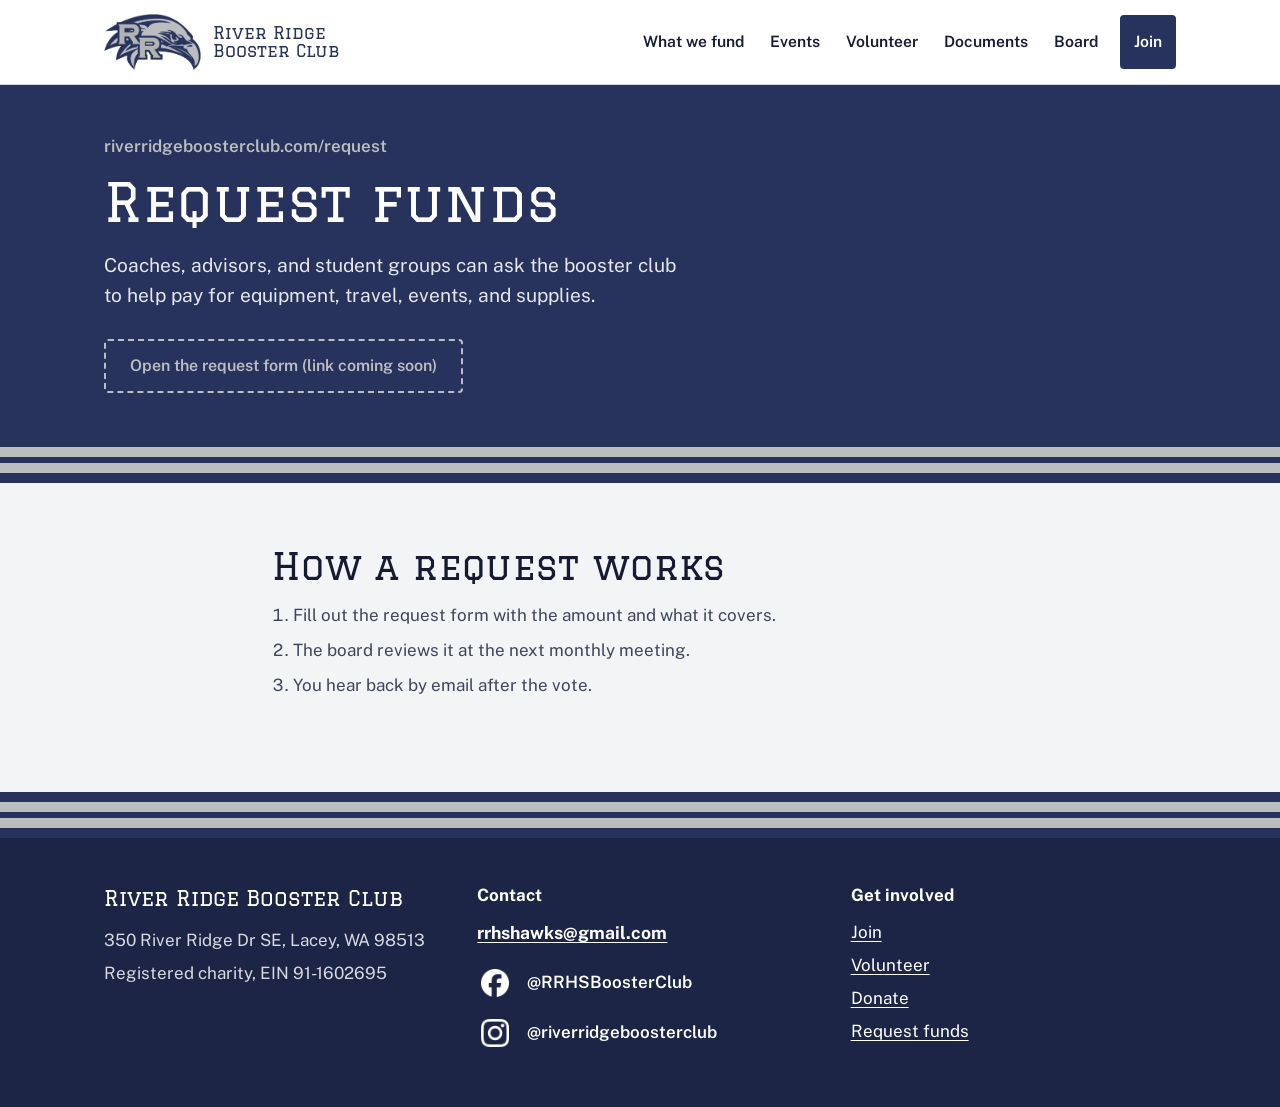
<file: site/request.html>
<!DOCTYPE html>
<html lang="en">
<head>
<meta charset="utf-8">
<meta name="viewport" content="width=device-width, initial-scale=1">
<title>Request funds | River Ridge Booster Club</title>
<meta name="description" content="The River Ridge Booster Club is a volunteer group of parents, guardians, staff, and neighbors supporting River Ridge High School students.">
<link rel="preconnect" href="https://fonts.googleapis.com">
<link href="https://fonts.googleapis.com/css2?family=Graduate&family=Public+Sans:ital,wght@0,400;0,600;0,700;1,400&display=swap" rel="stylesheet">
<link rel="icon" href="favicon.png" type="image/png">
<link rel="apple-touch-icon" href="apple-touch-icon.png">
<link rel="stylesheet" href="style.css">

</head>
<body>
<a class="skip" href="#main">Skip to content</a>
<header class="masthead">
<div class="wrap masthead-row">
<a class="brand" href="index.html"><img class="mark-img" src="logo-rr-hawk.png" alt="River Ridge Hawks logo" width="86" height="62"><span class="brand-name">River Ridge<br>Booster Club</span></a>
<nav class="nav" aria-label="Main"><a href="funded.html">What we fund</a><a href="events.html">Events</a><a href="volunteer.html">Volunteer</a><a href="documents.html">Documents</a><a href="board.html">Board</a><a class="btn btn-small" href="join.html">Join</a></nav>
</div>
</header>
<main id="main">
<section class="hero hero-sub"><div class="wrap"><p class="hero-url">riverridgeboosterclub.com/request</p><h1>Request funds</h1><p class="lead">Coaches, advisors, and student groups can ask the booster club to help pay for equipment, travel, events, and supplies.</p><div class="actions"><span class="btn btn-light is-pending">Open the request form (link coming soon)</span></div></div><div class="stripes" aria-hidden="true"></div></section>
<section class="wrap section prose">
<h2>How a request works</h2>
<ol><li>Fill out the request form with the amount and what it covers.</li><li>The board reviews it at the next monthly meeting.</li><li>You hear back by email after the vote.</li></ol>
</section>
</main>
<footer class="footer">
<div class="stripes" aria-hidden="true"></div>
<div class="wrap footer-grid">
<div>
<p class="footer-name">River Ridge Booster Club</p>
<p>350 River Ridge Dr SE, Lacey, WA 98513</p>
<p>Registered charity, EIN 91-1602695</p>
</div>
<div>
<p class="footer-head">Contact</p>
<p><a class="footer-mail" href="mailto:rrhshawks@gmail.com">rrhshawks@gmail.com</a></p>
<div class="footer-social"><a class="social-link" href="https://www.facebook.com/RRHSBoosterClub/" aria-label="Booster club on Facebook, @RRHSBoosterClub"><img src="icons/facebook-logo-white.png" alt="" width="28" height="28"><span>@RRHSBoosterClub</span></a><a class="social-link" href="https://www.instagram.com/riverridgeboosterclub/" aria-label="Booster club on Instagram, @riverridgeboosterclub"><img src="icons/instagram-glyph-white.png" alt="" width="28" height="28"><span>@riverridgeboosterclub</span></a></div>
</div>
<div>
<p class="footer-head">Get involved</p>
<p><a href="join.html">Join</a></p>
<p><a href="volunteer.html">Volunteer</a></p>
<p><a href="donate.html">Donate</a></p>
<p><a href="request.html">Request funds</a></p>
</div>
</div>
</footer>
</body>
</html>
</file>
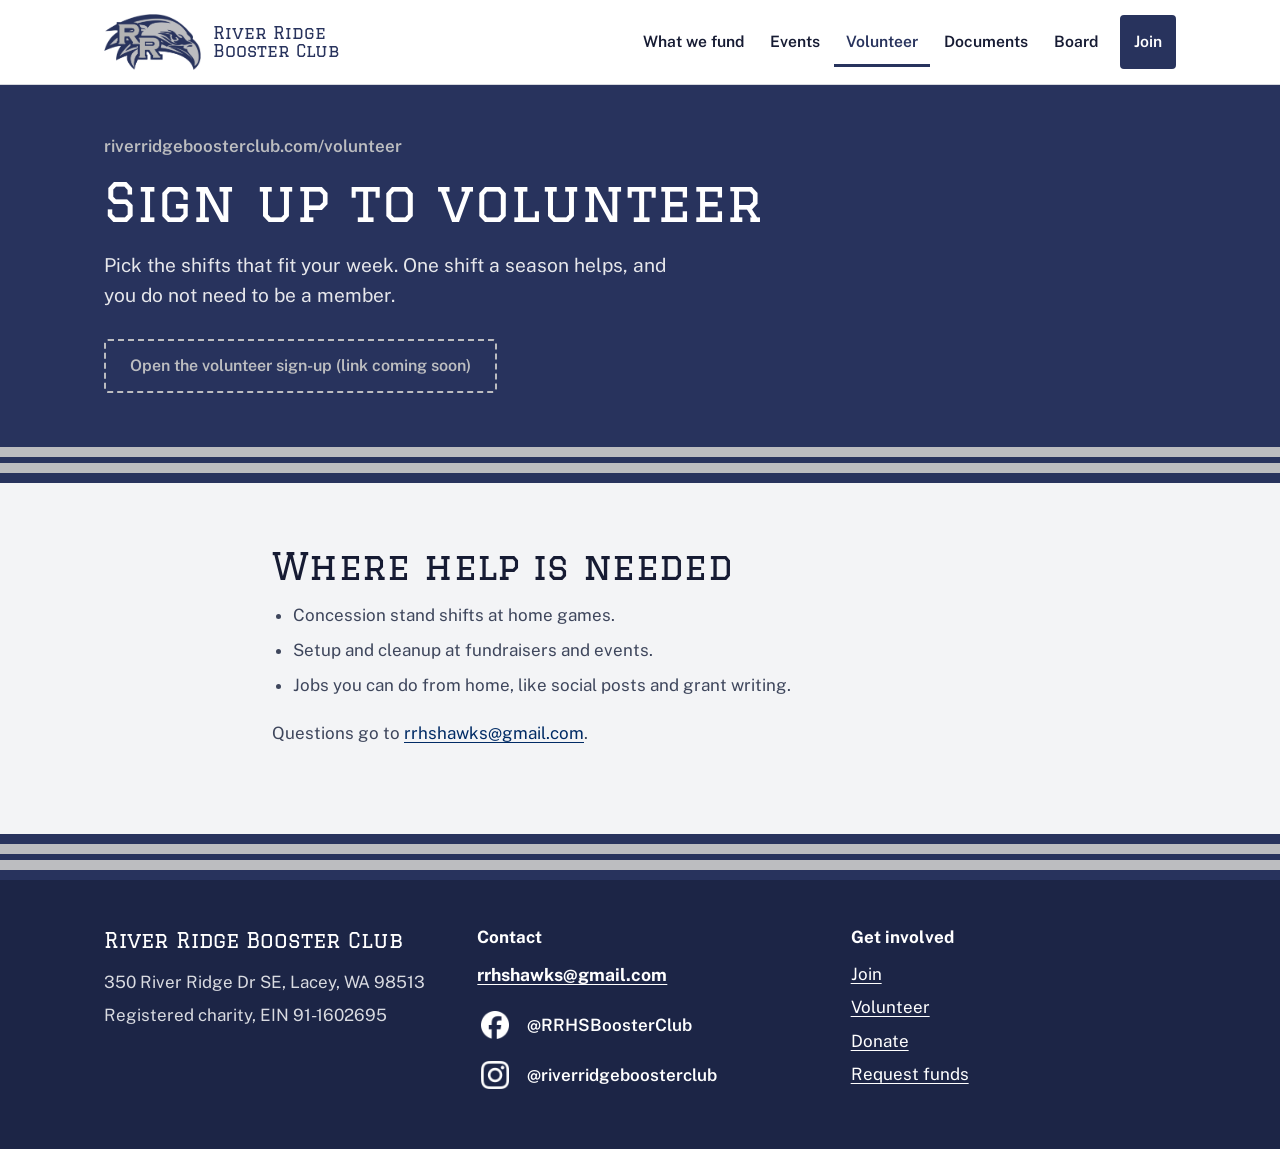
<file: site/volunteer.html>
<!DOCTYPE html>
<html lang="en">
<head>
<meta charset="utf-8">
<meta name="viewport" content="width=device-width, initial-scale=1">
<title>Volunteer | River Ridge Booster Club</title>
<meta name="description" content="The River Ridge Booster Club is a volunteer group of parents, guardians, staff, and neighbors supporting River Ridge High School students.">
<link rel="preconnect" href="https://fonts.googleapis.com">
<link href="https://fonts.googleapis.com/css2?family=Graduate&family=Public+Sans:ital,wght@0,400;0,600;0,700;1,400&display=swap" rel="stylesheet">
<link rel="icon" href="favicon.png" type="image/png">
<link rel="apple-touch-icon" href="apple-touch-icon.png">
<link rel="stylesheet" href="style.css">

</head>
<body>
<a class="skip" href="#main">Skip to content</a>
<header class="masthead">
<div class="wrap masthead-row">
<a class="brand" href="index.html"><img class="mark-img" src="logo-rr-hawk.png" alt="River Ridge Hawks logo" width="86" height="62"><span class="brand-name">River Ridge<br>Booster Club</span></a>
<nav class="nav" aria-label="Main"><a href="funded.html">What we fund</a><a href="events.html">Events</a><a href="volunteer.html" aria-current="page">Volunteer</a><a href="documents.html">Documents</a><a href="board.html">Board</a><a class="btn btn-small" href="join.html">Join</a></nav>
</div>
</header>
<main id="main">
<section class="hero hero-sub"><div class="wrap"><p class="hero-url">riverridgeboosterclub.com/volunteer</p><h1>Sign up to volunteer</h1><p class="lead">Pick the shifts that fit your week. One shift a season helps, and you do not need to be a member.</p><div class="actions"><span class="btn btn-light is-pending">Open the volunteer sign-up (link coming soon)</span></div></div><div class="stripes" aria-hidden="true"></div></section>
<section class="wrap section prose">
<h2>Where help is needed</h2>
<ul><li>Concession stand shifts at home games.</li><li>Setup and cleanup at fundraisers and events.</li><li>Jobs you can do from home, like social posts and grant writing.</li></ul>
<p>Questions go to <a href="mailto:rrhshawks@gmail.com">rrhshawks@gmail.com</a>.</p>
</section>
</main>
<footer class="footer">
<div class="stripes" aria-hidden="true"></div>
<div class="wrap footer-grid">
<div>
<p class="footer-name">River Ridge Booster Club</p>
<p>350 River Ridge Dr SE, Lacey, WA 98513</p>
<p>Registered charity, EIN 91-1602695</p>
</div>
<div>
<p class="footer-head">Contact</p>
<p><a class="footer-mail" href="mailto:rrhshawks@gmail.com">rrhshawks@gmail.com</a></p>
<div class="footer-social"><a class="social-link" href="https://www.facebook.com/RRHSBoosterClub/" aria-label="Booster club on Facebook, @RRHSBoosterClub"><img src="icons/facebook-logo-white.png" alt="" width="28" height="28"><span>@RRHSBoosterClub</span></a><a class="social-link" href="https://www.instagram.com/riverridgeboosterclub/" aria-label="Booster club on Instagram, @riverridgeboosterclub"><img src="icons/instagram-glyph-white.png" alt="" width="28" height="28"><span>@riverridgeboosterclub</span></a></div>
</div>
<div>
<p class="footer-head">Get involved</p>
<p><a href="join.html">Join</a></p>
<p><a href="volunteer.html">Volunteer</a></p>
<p><a href="donate.html">Donate</a></p>
<p><a href="request.html">Request funds</a></p>
</div>
</div>
</footer>
</body>
</html>
</file>
<file: site/style.css>
/* River Ridge Booster Club
   Direction: varsity jacket. Navy field, silver sleeve stripes, collegiate block lettering.
   The stripes and the Graduate headlines are the one loud thing; everything else stays plain. */
:root {
  --navy: #28335D;
  --navy-deep: #1C2546;
  --ridge: #012B65;
  --silver: #BCBDC0;
  --chalk: #F3F4F6;
  --ink: #161B33;
  --body: #3E465C;
  --rule: #D6D8DE;
  --display: "Graduate", "Rockwell", Georgia, serif;
  --text: "Public Sans", system-ui, -apple-system, "Segoe UI", sans-serif;
  --wrap: 1120px;
}

*, *::before, *::after { box-sizing: border-box; }
html { -webkit-text-size-adjust: 100%; }
body { margin: 0; background: var(--chalk); color: var(--body); font: 400 1.0625rem/1.6 var(--text); }
img { max-width: 100%; height: auto; }
a { color: var(--ridge); text-underline-offset: 3px; text-decoration-thickness: 1px; }
a:hover { text-decoration-thickness: 2px; }
:focus-visible { outline: 3px solid var(--ridge); outline-offset: 3px; }
.band-navy :focus-visible, .hero :focus-visible, .footer :focus-visible { outline-color: #FFFFFF; }

h1, h2, h3 { color: var(--ink); margin: 0; }
h1, h2 { font-family: var(--display); font-weight: 400; letter-spacing: .01em; }
h1 { font-size: clamp(2.4rem, 6.4vw, 4.75rem); line-height: 1.02; }
h2 { font-size: clamp(1.6rem, 3.2vw, 2.25rem); line-height: 1.1; }
h3 { font-family: var(--text); font-size: 1.125rem; font-weight: 700; line-height: 1.3; }
p { margin: 0 0 .9em; }

.wrap { max-width: var(--wrap); margin: 0 auto; padding: 0 24px; }
.skip { position: absolute; left: -9999px; }
.skip:focus { left: 12px; top: 12px; z-index: 10; background: #FFFFFF; padding: 10px 14px; }

/* The sleeve: navy, silver, navy, silver, navy. Used at the foot of every hero and the top of the footer. */
.stripes {
  height: 46px;
  background: linear-gradient(to bottom,
    var(--navy) 0 10px, var(--silver) 10px 20px, var(--navy) 20px 26px,
    var(--silver) 26px 36px, var(--navy) 36px 46px);
}

/* Masthead */
.masthead { background: #FFFFFF; border-bottom: 1px solid var(--rule); }
.masthead-row { display: flex; flex-wrap: wrap; align-items: center; justify-content: space-between; gap: 10px 24px; padding-top: 14px; padding-bottom: 14px; }
.brand { display: flex; align-items: center; gap: 12px; color: var(--navy); text-decoration: none; }
.mark { width: 52px; height: 52px; display: grid; place-items: center; background: var(--navy); color: #FFFFFF; font-family: var(--display); font-size: 1.35rem; border-radius: 4px; box-shadow: inset 0 0 0 3px var(--navy), inset 0 0 0 5px var(--silver); }
.mark-img { width: 52px; height: 52px; object-fit: contain; }
.brand-name { font-family: var(--display); font-size: 1.05rem; line-height: 1.05; }
.nav { display: flex; flex-wrap: wrap; align-items: center; gap: 2px; }
.nav a { padding: 12px 12px; color: var(--ink); text-decoration: none; font-weight: 600; font-size: .98rem; }
.nav a:hover { color: var(--ridge); text-decoration: underline; }
.nav a[aria-current="page"] { color: var(--navy); box-shadow: inset 0 -3px 0 var(--navy); }
.nav .btn { margin-left: 8px; }

/* Buttons */
.btn { display: inline-flex; align-items: center; justify-content: center; min-height: 48px; padding: 12px 24px; border-radius: 4px; font-weight: 700; font-size: 1rem; text-decoration: none; background: var(--navy); color: #FFFFFF; border: 2px solid var(--navy); }
.btn:hover { background: var(--navy-deep); border-color: var(--navy-deep); text-decoration: none; }
.nav a.btn { color: #FFFFFF; }
.nav a.btn:hover { color: #FFFFFF; text-decoration: none; }
.btn-small { min-height: 44px; padding: 9px 18px; }
.btn-light { background: #FFFFFF; color: var(--navy); border-color: #FFFFFF; }
.btn-light:hover { background: var(--chalk); border-color: var(--chalk); color: var(--navy); }
.btn-ghost { background: transparent; color: #FFFFFF; border-color: var(--silver); }
.btn-ghost:hover { background: rgba(255,255,255,.1); border-color: #FFFFFF; }
.is-pending { background: transparent; color: var(--silver); border: 2px dashed var(--silver); font-weight: 600; }
.actions { display: flex; flex-wrap: wrap; gap: 12px; margin-top: 28px; }
.text-link { font-weight: 700; }

/* Heroes */
.hero { background: var(--navy); color: #E6E7EB; }
.hero h1 { color: #FFFFFF; }
.hero .lead { font-size: 1.2rem; max-width: 36rem; margin: 20px 0 0; color: #E6E7EB; }
.hero-home .wrap { padding-top: 72px; padding-bottom: 64px; }
.hero-home h1 { max-width: 13ch; }
.hero-grid { display: flex; flex-wrap: wrap; align-items: center; justify-content: space-between; gap: 40px; }
.hero-copy { flex: 999 1 460px; min-width: 0; }
/* Letterman patch: chenille letters on felt, stitched edge. */
.patch { flex: 0 0 auto; width: 300px; height: 300px; display: grid; place-items: center; border-radius: 28px;
  background: var(--navy-deep); outline: 2px dashed rgba(188,189,192,.55); outline-offset: -14px;
  box-shadow: inset 0 0 0 6px var(--silver), inset 0 0 0 9px var(--navy-deep); transform: rotate(-4deg); }
.patch span { font-family: var(--display); font-size: 150px; line-height: 1; color: #FFFFFF;
  -webkit-text-stroke: 3px var(--silver); paint-order: stroke fill; letter-spacing: -.02em;
  text-shadow: 6px 6px 0 var(--ridge); }
.hero-place { font-weight: 600; color: var(--silver); margin-bottom: 18px; }
.hero-sub .wrap { padding-top: 48px; padding-bottom: 44px; }
.hero-sub h1 { font-size: clamp(2.1rem, 5vw, 3.4rem); }
.hero-url { font-weight: 600; color: var(--silver); margin-bottom: 14px; overflow-wrap: anywhere; }

/* Sections */
.section { padding-top: 64px; padding-bottom: 8px; }
main > .section:last-child { padding-bottom: 72px; }
.section > h2, .section-head { margin-bottom: 24px; }
.section-head { display: flex; flex-wrap: wrap; align-items: baseline; justify-content: space-between; gap: 8px 24px; }
.empty { color: var(--body); background: #FFFFFF; border: 1px solid var(--rule); border-radius: 4px; padding: 20px 22px; max-width: 46rem; }
.after { margin-top: 24px; }
.muted { color: #5F6679; font-weight: 400; }

/* Roster: ways to help, board names. A team sheet, not a card grid. */
.roster { list-style: none; margin: 0; padding: 0; border-top: 3px solid var(--navy); }
.roster li { border-bottom: 1px solid var(--rule); }
.roster a, .roster li > div { display: grid; grid-template-columns: minmax(170px, 260px) 1fr; gap: 6px 32px; align-items: baseline; padding: 22px 4px; color: var(--body); text-decoration: none; }
.roster a:hover { background: #FFFFFF; }
.roster a:hover .roster-name { color: var(--ridge); }
.roster-name { font-family: var(--display); font-size: 1.6rem; color: var(--navy); line-height: 1.1; }
.roster-text { max-width: 42rem; }

/* Ledger: what the club has funded */
.ledger-summary { font-size: 1.15rem; color: var(--ink); font-weight: 600; margin-bottom: 18px; }
.ledger-summary:empty { display: none; }
.sample-note { display: inline-block; background: #FFF6DB; color: #5A4300; border: 1px solid #E8D28A; border-radius: 4px; padding: 6px 12px; font-size: .95rem; margin-bottom: 14px; }
.ledger-list { list-style: none; margin: 0; padding: 0; border-top: 3px solid var(--navy); background: #FFFFFF; }
.ledger-year { padding: 26px 20px 10px; background: var(--chalk); }
.ledger-year h3 { font-family: var(--display); font-weight: 400; font-size: 1.3rem; color: var(--navy); }
.ledger-row { display: grid; grid-template-columns: 92px 1fr auto 96px; gap: 4px 24px; align-items: baseline; padding: 16px 20px; border-bottom: 1px solid var(--rule); }
.ledger-date { color: #5F6679; font-size: .95rem; }
.ledger-main { min-width: 0; }
.ledger-program { display: block; color: var(--ink); }
.ledger-what { display: block; color: var(--body); }
.ledger-area { font-size: .9rem; color: var(--navy); border: 1px solid var(--silver); border-radius: 999px; padding: 2px 10px; white-space: nowrap; }
.ledger-amount { font-family: var(--display); color: var(--navy); font-size: 1.15rem; text-align: right; font-variant-numeric: tabular-nums; }
.filters { display: flex; flex-wrap: wrap; gap: 8px; margin-bottom: 18px; }
.filter { font: 600 .95rem var(--text); min-height: 44px; padding: 8px 16px; border-radius: 999px; border: 2px solid var(--navy); background: transparent; color: var(--navy); cursor: pointer; }
.filter[aria-pressed="true"] { background: var(--navy); color: #FFFFFF; }

/* Social band */
.band-navy { background: var(--navy); color: #E6E7EB; margin-top: 72px; }
.band-navy h2 { color: #FFFFFF; }
.social { display: flex; flex-wrap: wrap; gap: 40px; padding-top: 64px; padding-bottom: 64px; align-items: flex-start; }
.social-copy { flex: 1 1 280px; max-width: 30rem; }
.social-copy p { margin-top: 16px; }
.social-feed { flex: 999 1 340px; min-width: 0; display: flex; justify-content: center; }
.fb-feed { width: 100%; max-width: 500px; height: 640px; border: 0; background: #FFFFFF; border-radius: 4px; }
.feed-empty { width: 100%; max-width: 500px; min-height: 260px; display: grid; place-items: center; text-align: center; padding: 28px; border: 2px dashed var(--silver); border-radius: 4px; color: #E6E7EB; }
.feed-empty p { margin: 0; max-width: 22rem; }

/* Events: each row opens to show details and add-to-calendar options */
.events { list-style: none; margin: 0; padding: 0; border-top: 3px solid var(--navy); background: #FFFFFF; }
.event { border-bottom: 1px solid var(--rule); }
.event summary { display: flex; align-items: center; gap: 18px; padding: 16px 20px; cursor: pointer; list-style: none; }
.event summary::-webkit-details-marker { display: none; }
.event summary:hover .event-title { color: var(--ridge); text-decoration: underline; }
.event-date { display: block; width: 64px; flex: none; text-align: center; border: 2px solid var(--navy); border-radius: 4px; padding: 5px 0; line-height: 1.05; color: var(--navy); }
.event-date span { display: block; font-weight: 700; font-size: .85rem; }
.event-date strong { font-family: var(--display); font-weight: 400; font-size: 1.7rem; }
.event-body { flex: 1 1 auto; min-width: 0; display: flex; flex-direction: column; gap: 2px; }
.event-title { font-weight: 700; color: var(--ink); font-size: 1.08rem; }
.event-when { color: var(--body); }
.event-toggle { flex: none; width: 28px; height: 28px; border: 2px solid var(--navy); border-radius: 50%; position: relative; }
.event-toggle::before, .event-toggle::after { content: ""; position: absolute; left: 50%; top: 50%; width: 12px; height: 2px; background: var(--navy); transform: translate(-50%, -50%); }
.event-toggle::after { transform: translate(-50%, -50%) rotate(90deg); transition: transform .15s ease; }
.event details[open] .event-toggle::after { transform: translate(-50%, -50%) rotate(0deg); }
.event details[open] summary { background: var(--chalk); }
.event-detail { padding: 6px 20px 22px 102px; max-width: 52rem; }
.event-detail p { margin: 0 0 .6em; }
.ev-actions { display: flex; flex-wrap: wrap; gap: 10px; margin-top: 14px; }
.month-head { font-size: 1.35rem; color: var(--navy); margin: 36px 0 12px; }
.month-head:first-of-type, .sample-note + .month-head { margin-top: 0; }
.month-view { margin-top: 32px; }
.month-view summary { cursor: pointer; font-weight: 700; color: var(--ridge); padding: 10px 0; }
.month-view .cal-month { display: block; margin-top: 12px; border-top: 3px solid var(--navy); }
@media (prefers-reduced-motion: reduce) { .event-toggle::after { transition: none; } }

/* Documents and prose */
.doclist { list-style: none; margin: 0; padding: 0; max-width: 46rem; border-top: 3px solid var(--navy); background: #FFFFFF; }
.doclist li { display: flex; justify-content: space-between; gap: 16px; padding: 18px 20px; border-bottom: 1px solid var(--rule); font-weight: 600; }
.prose { max-width: calc(46rem + 48px); }
.prose h2 { margin-bottom: 16px; }
.prose ul, .prose ol { padding-left: 1.3rem; margin: 0 0 1.2em; }
.prose li { margin-bottom: .45em; }

/* Footer */
.footer { background: var(--navy-deep); color: #D9DBE1; margin-top: 0; }
.footer a { color: #FFFFFF; }
.footer-grid { display: flex; flex-wrap: wrap; gap: 32px 48px; padding-top: 44px; padding-bottom: 52px; }
.footer-grid > div { flex: 1 1 220px; }
.footer-grid p { margin: 0 0 6px; }
.footer-name { font-family: var(--display); color: #FFFFFF; font-size: 1.3rem; margin-bottom: 12px !important; }
.footer-head { color: #FFFFFF; font-weight: 700; margin-bottom: 10px !important; }
.footer-mail { font-weight: 700; font-size: 1.1rem; }

main + .footer { margin-top: 0; }

@media (max-width: 720px) {
  .hero-home .wrap { padding-top: 48px; padding-bottom: 44px; }
  .patch { display: none; }
  .nav a { padding: 10px 8px; }
  .roster a, .roster li > div { grid-template-columns: 1fr; padding: 18px 2px; }
  .ledger-row { grid-template-columns: 1fr auto; padding: 14px 14px; }
  .ledger-date { grid-column: 1 / -1; }
  .ledger-area { grid-column: 1; justify-self: start; }
  .ledger-amount { grid-column: 2; grid-row: 2; }
  .stripes { height: 34px; background: linear-gradient(to bottom, var(--navy) 0 7px, var(--silver) 7px 15px, var(--navy) 15px 19px, var(--silver) 19px 27px, var(--navy) 27px 34px); }
}

@media (prefers-reduced-motion: reduce) { * { scroll-behavior: auto !important; } }

/* Calendar */
.cal-wrap { border-top: 3px solid var(--navy); background: #FFFFFF; }
.cal-frame { display: block; width: 100%; border: 0; background: #FFFFFF; }
.cal-month { height: 680px; }
.cal-agenda { height: 560px; display: none; }
.cal-compact { display: block; height: 380px; border-top: 3px solid var(--navy); }
.cal-empty { padding: 28px 24px; border: 2px dashed var(--silver); border-top: 0; max-width: none; }
.cal-empty p { margin: 0; max-width: 46rem; }
.subscribe { margin-top: 40px; padding: 32px 28px; background: #FFFFFF; border: 1px solid var(--rule); border-left: 0; border-right: 0; border-top: 3px solid var(--navy); }
.subscribe h2 { font-size: clamp(1.35rem, 2.6vw, 1.75rem); margin-bottom: 12px; }
.subscribe p { max-width: 44rem; }
.sub-actions { display: flex; flex-wrap: wrap; gap: 12px; margin: 22px 0 14px; }
.btn-outline { background: #FFFFFF; color: var(--navy); }
.btn-outline:hover { background: var(--chalk); color: var(--navy); }
button.btn { font-family: var(--text); cursor: pointer; }
.sub-help { color: #5F6679; font-size: .95rem; margin-bottom: 6px; }
.sub-help:empty { display: none; }
@media (max-width: 720px) {
  .month-view { display: none; }
  .event summary { padding: 14px 14px; gap: 14px; }
  .event-detail { padding: 6px 14px 20px; }
  .ev-actions .btn { width: 100%; }
  .subscribe { padding: 26px 18px; }
  .sub-actions .btn { width: 100%; }
}

/* Real logo */
.mark-img { width: auto; height: 56px; object-fit: contain; }
.patch-logo { background: #FFFFFF; box-shadow: inset 0 0 0 6px var(--silver), inset 0 0 0 9px #FFFFFF; outline-color: rgba(40,51,93,.35); }
.patch-logo img { width: 230px; height: auto; transform: rotate(4deg); }
@media (max-width: 720px) { .mark-img { height: 46px; } }

/* Footer social links: official Meta logos, white versions, unaltered (see Meta brand guidelines) */
.footer-social { display: flex; flex-direction: column; gap: 6px; margin-top: 14px; }
.footer .social-link { display: inline-flex; align-items: center; gap: 14px; min-height: 44px; color: #FFFFFF; text-decoration: none; font-weight: 600; }
.footer .social-link img { flex: none; width: 28px; height: 28px; margin: 4px; }
.footer .social-link:hover span { text-decoration: underline; }

/* Board officers, fed by the Board Officers sheet */
.officers { list-style: none; margin: 0; padding: 0; display: grid; grid-template-columns: repeat(auto-fill, minmax(min(100%, 480px), 1fr)); gap: 0 40px; border-top: 3px solid var(--navy); }
.officer { display: flex; gap: 22px; align-items: flex-start; padding: 26px 0; border-bottom: 1px solid var(--rule); }
.officer-photo { position: relative; flex: none; width: 128px; height: 128px; border-radius: 50%; overflow: hidden; background: var(--navy); box-shadow: 0 0 0 4px #FFFFFF, 0 0 0 7px var(--silver); margin: 7px; }
.officer-photo img { position: absolute; inset: 0; width: 100%; height: 100%; object-fit: cover; }
.officer-initials { position: absolute; inset: 0; display: grid; place-items: center; font-family: var(--display); font-size: 2.4rem; color: #FFFFFF; }
.officer-photo.has-photo .officer-initials { display: none; }
.officer-body { min-width: 0; padding-top: 8px; }
.officer-name { font-family: var(--display); font-weight: 400; font-size: 1.45rem; color: var(--navy); line-height: 1.1; }
.officer-title { font-weight: 700; color: var(--ink); margin: 6px 0 10px; }
.officer-bio { margin: 0; max-width: 34rem; }
@media (max-width: 520px) {
  .officer { flex-direction: column; gap: 10px; }
  .officer-photo { width: 112px; height: 112px; }
}
.ledger-row.no-date { grid-template-columns: 1fr auto 96px; }
@media (max-width: 720px) { .ledger-row.no-date { grid-template-columns: 1fr auto; } .ledger-row.no-date .ledger-amount { grid-row: auto; } }
.officers:empty { display: none; }
</file>
